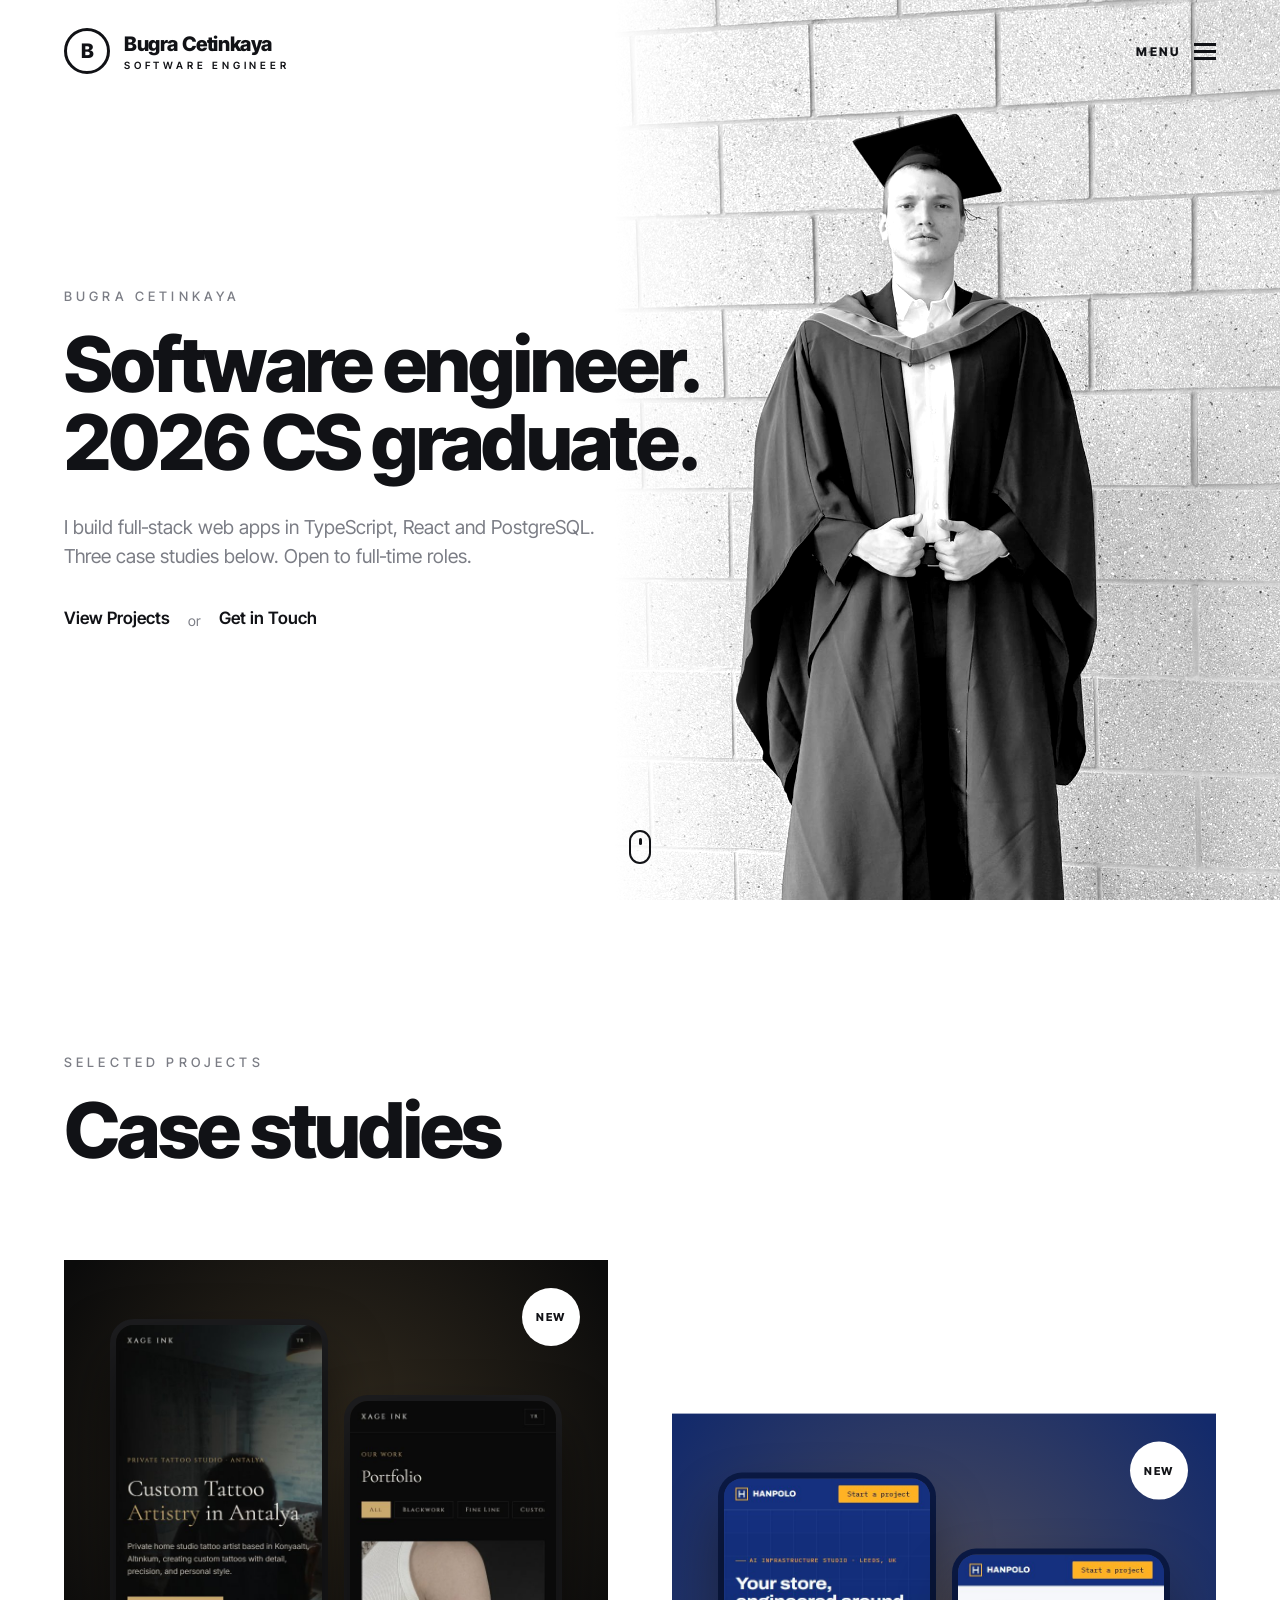
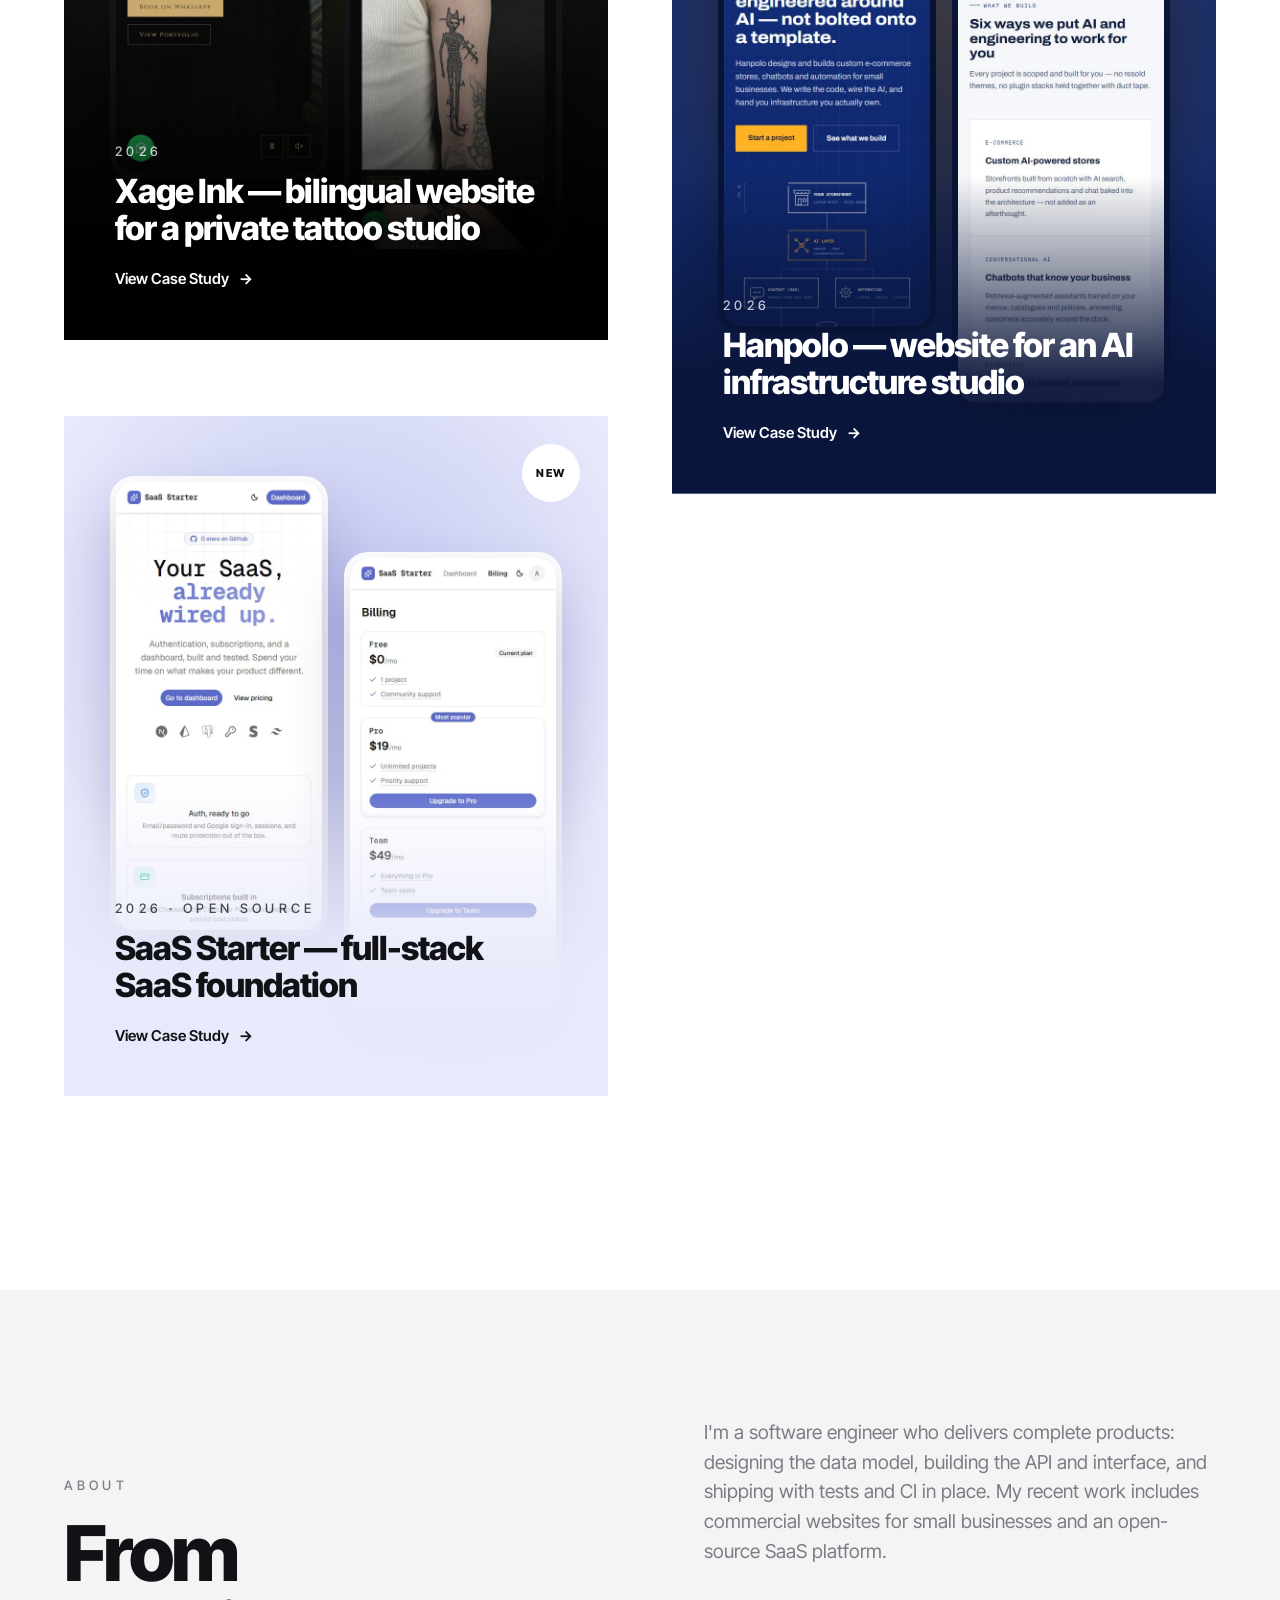
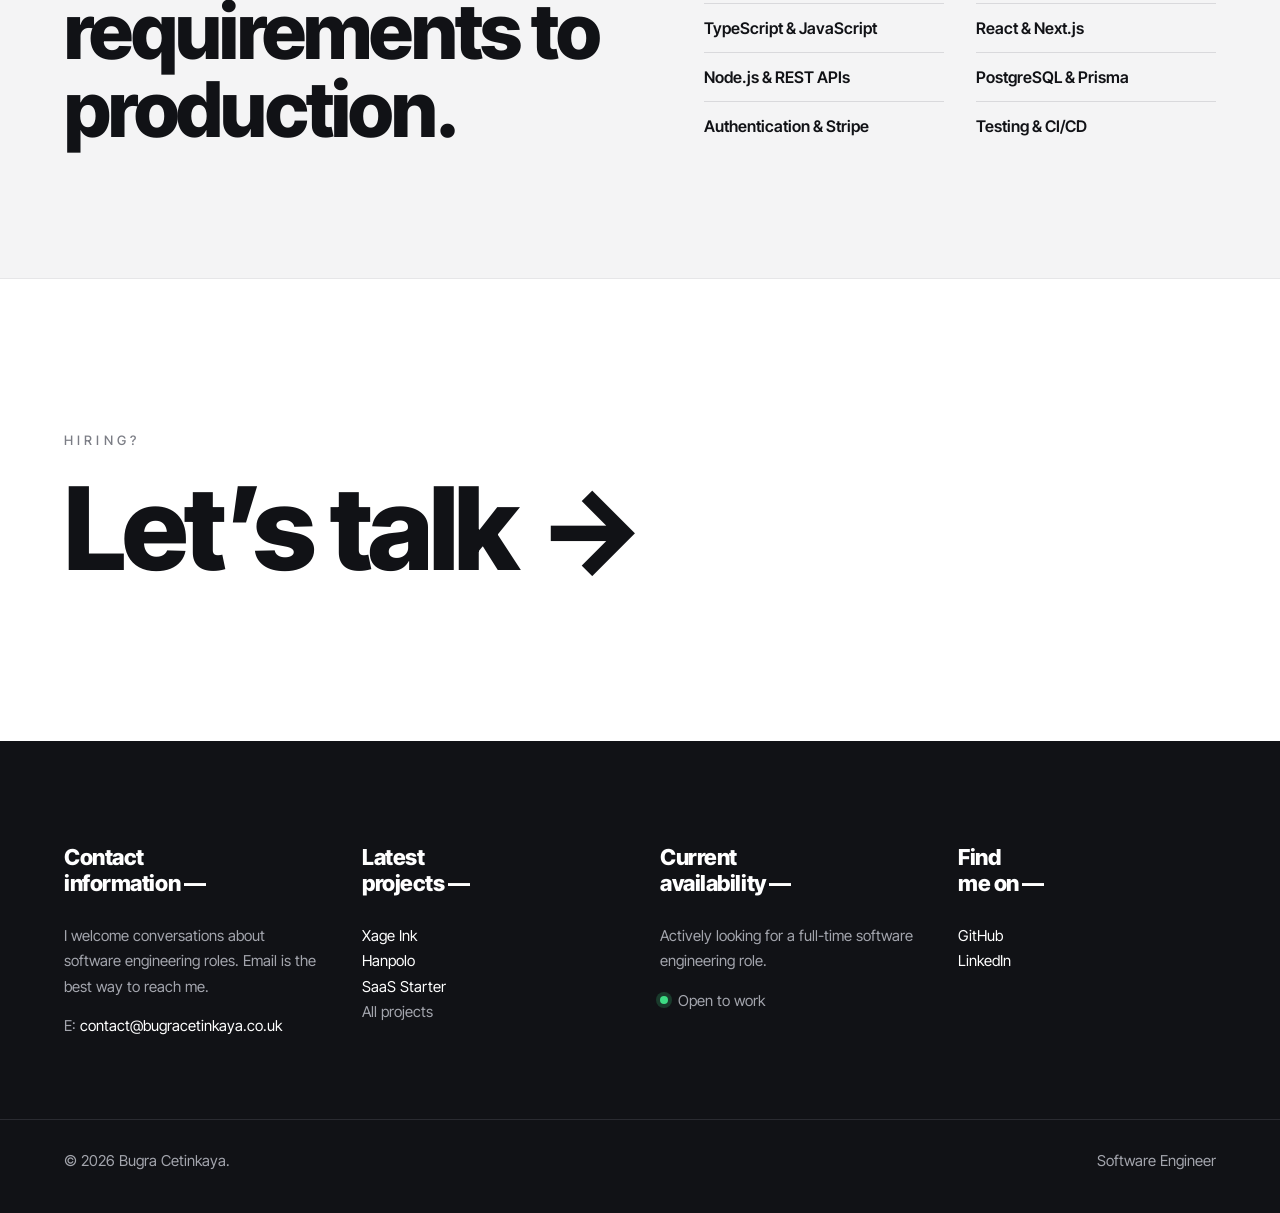
<file: index.html>
<!DOCTYPE html>
<html lang="en">
<head>
  <meta charset="UTF-8">
  <meta name="viewport" content="width=device-width, initial-scale=1">
  <title>Bugra Cetinkaya | Software Engineer</title>
  <meta name="description" content="Bugra Cetinkaya, software engineer. Full-stack web applications built with TypeScript, React, Next.js and PostgreSQL.">
  <link rel="preconnect" href="https://fonts.googleapis.com">
  <link rel="preconnect" href="https://fonts.gstatic.com" crossorigin>
  <link href="https://fonts.googleapis.com/css2?family=Inter+Tight:wght@400;500;600;800&display=swap" rel="stylesheet">
  <link rel="stylesheet" href="css/style.css">
</head>
<body class="is-loading">

  <!-- Loader -->
  <div class="loader" aria-hidden="true">
    <div class="loader__inner">
      <span class="eyebrow">Welcome</span>
      <span class="loader__text">Wait a bit</span>
    </div>
  </div>

  <!-- Header -->
  <header class="site-header">
    <a href="#top" class="logo">
      <span class="logo__mark">B</span>
      <span class="logo__text">
        <strong>Bugra Cetinkaya</strong>
        <small>Software Engineer</small>
      </span>
    </a>
    <button class="menu-toggle" aria-expanded="false" aria-controls="menu">
      <span class="menu-toggle__label">Menu</span>
      <span class="menu-toggle__bars"><i></i><i></i><i></i></span>
    </button>
  </header>

  <!-- Fullscreen menu -->
  <nav class="menu" id="menu" aria-hidden="true">
    <ul class="menu__list">
      <li><a href="#top"><span>01</span>Home</a></li>
      <li><a href="#work"><span>02</span>Case studies</a></li>
      <li><a href="#about"><span>03</span>About</a></li>
      <li><a href="#contact"><span>04</span>Contact</a></li>
    </ul>
    <p class="menu__foot small">© <span class="year"></span> Bugra Cetinkaya · Software Engineer</p>
  </nav>

  <main id="top">

    <!-- Hero -->
    <section class="hero">
      <div class="hero__portrait">
        <img src="assets/portrait.jpg" alt="Portrait of Bugra Cetinkaya">
      </div>
      <div class="wrapper hero__copy">
        <p class="eyebrow reveal">Bugra Cetinkaya</p>
        <h1 class="display reveal">Software engineer. 2026 CS graduate.</h1>
        <p class="lead reveal">
          I build full&#8209;stack web apps in TypeScript, React and PostgreSQL.
          Three case studies below. Open to full&#8209;time roles.
        </p>
        <nav class="hero__links reveal">
          <a href="#work" class="link-u">View Projects</a>
          <span>or</span>
          <a href="#contact" class="link-u">Get in Touch</a>
        </nav>
      </div>
      <a href="#work" class="scroll-mouse" aria-label="Scroll to projects"><span></span></a>
    </section>

    <!-- Case studies -->
    <section class="projects" id="work">
      <div class="wrapper">
        <div class="section-head reveal">
          <p class="eyebrow">Selected projects</p>
          <h2 class="display">Case studies</h2>
        </div>

        <div class="grid">
          <a href="projects/xage-ink.html" class="tile tile--tall tile--featured reveal" style="--bg:#0b0b0b" data-theme="dark">
            <i class="badge">new</i>
            <div class="tile__art tile__art--phones">
              <img src="assets/projects/xage-ink/mob-hero.jpg" alt="Xage Ink homepage on mobile" loading="lazy">
              <img src="assets/projects/xage-ink/mob-portfolio.jpg" alt="Xage Ink portfolio on mobile" loading="lazy">
            </div>
            <div class="tile__copy">
              <span class="eyebrow">2026</span>
              <h3>Xage Ink — bilingual website for a private tattoo studio</h3>
              <span class="more">View Case Study <b>→</b></span>
            </div>
          </a>

          <a href="projects/hanpolo.html" class="tile tile--tall tile--featured tile--navy reveal" style="--bg:#132a6b" data-theme="dark">
            <i class="badge">new</i>
            <div class="tile__art tile__art--phones">
              <img src="assets/projects/hanpolo/mob-hero.jpg" alt="Hanpolo homepage on mobile" loading="lazy">
              <img src="assets/projects/hanpolo/mob-services.jpg" alt="Hanpolo services on mobile" loading="lazy">
            </div>
            <div class="tile__copy">
              <span class="eyebrow">2026</span>
              <h3>Hanpolo — website for an AI infrastructure studio</h3>
              <span class="more">View Case Study <b>→</b></span>
            </div>
          </a>

          <a href="projects/saas-starter.html" class="tile tile--tall tile--featured tile--indigo reveal" style="--bg:#e8eafb" data-theme="light">
            <i class="badge">new</i>
            <div class="tile__art tile__art--phones">
              <img src="assets/projects/saas-starter/mob-landing.jpg" alt="SaaS Starter landing page on mobile" loading="lazy">
              <img src="assets/projects/saas-starter/mob-billing.jpg" alt="SaaS Starter billing page on mobile" loading="lazy">
            </div>
            <div class="tile__copy">
              <span class="eyebrow">2026 · Open source</span>
              <h3>SaaS Starter — full-stack SaaS foundation</h3>
              <span class="more">View Case Study <b>→</b></span>
            </div>
          </a>
        </div>
      </div>
    </section>

    <!-- About -->
    <section class="about" id="about">
      <div class="wrapper about__grid">
        <div class="reveal">
          <p class="eyebrow">About</p>
          <h2 class="display">From requirements to production.</h2>
        </div>
        <div class="about__text reveal">
          <p class="lead">
            I'm a software engineer who delivers complete products: designing the
            data model, building the API and interface, and shipping with tests and
            CI in place. My recent work includes commercial websites for small
            businesses and an open-source SaaS platform.
          </p>
          <ul class="services">
            <li>TypeScript &amp; JavaScript</li>
            <li>React &amp; Next.js</li>
            <li>Node.js &amp; REST APIs</li>
            <li>PostgreSQL &amp; Prisma</li>
            <li>Authentication &amp; Stripe</li>
            <li>Testing &amp; CI/CD</li>
          </ul>
        </div>
      </div>
    </section>

    <!-- CTA -->
    <section class="cta" id="contact">
      <div class="wrapper reveal">
        <p class="eyebrow">Hiring?</p>
        <h2 class="display display--xl">
          <a href="mailto:contact@bugracetinkaya.co.uk" class="cta__link">Let’s <span class="nowrap">talk<span class="arrow">→</span></span></a>
        </h2>
      </div>
    </section>
  </main>

  <!-- Footer -->
  <footer class="site-footer">
    <div class="wrapper footer__grid">
      <div>
        <h4>Contact<br>information —</h4>
        <p>I welcome conversations about software engineering roles. Email is the best way to reach me.</p>
        <p>E: <a href="mailto:contact@bugracetinkaya.co.uk">contact@bugracetinkaya.co.uk</a></p>
      </div>
      <div>
        <h4>Latest<br>projects —</h4>
        <ul>
          <li><a href="projects/xage-ink.html">Xage Ink</a></li>
          <li><a href="projects/hanpolo.html">Hanpolo</a></li>
          <li><a href="projects/saas-starter.html">SaaS Starter</a></li>
          <li><a href="#work" class="muted">All projects</a></li>
        </ul>
      </div>
      <div>
        <h4>Current<br>availability —</h4>
        <p>Actively looking for a full-time software engineering role.</p>
        <p class="status"><i></i> Open to work</p>
      </div>
      <div>
        <h4>Find<br>me on —</h4>
        <ul>
          <li><a href="https://github.com/cetinkayabugra" target="_blank" rel="noopener">GitHub</a></li>
          <li><a href="https://www.linkedin.com/in/bugra-cetinkaya-888294319/" target="_blank" rel="noopener">LinkedIn</a></li>
        </ul>
      </div>
    </div>
    <div class="wrapper footer__bottom">
      <p class="small">© <span class="year"></span> Bugra Cetinkaya.</p>
      <p class="small">Software Engineer</p>
    </div>
  </footer>

  <script src="js/main.js"></script>
</body>
</html>
</file>
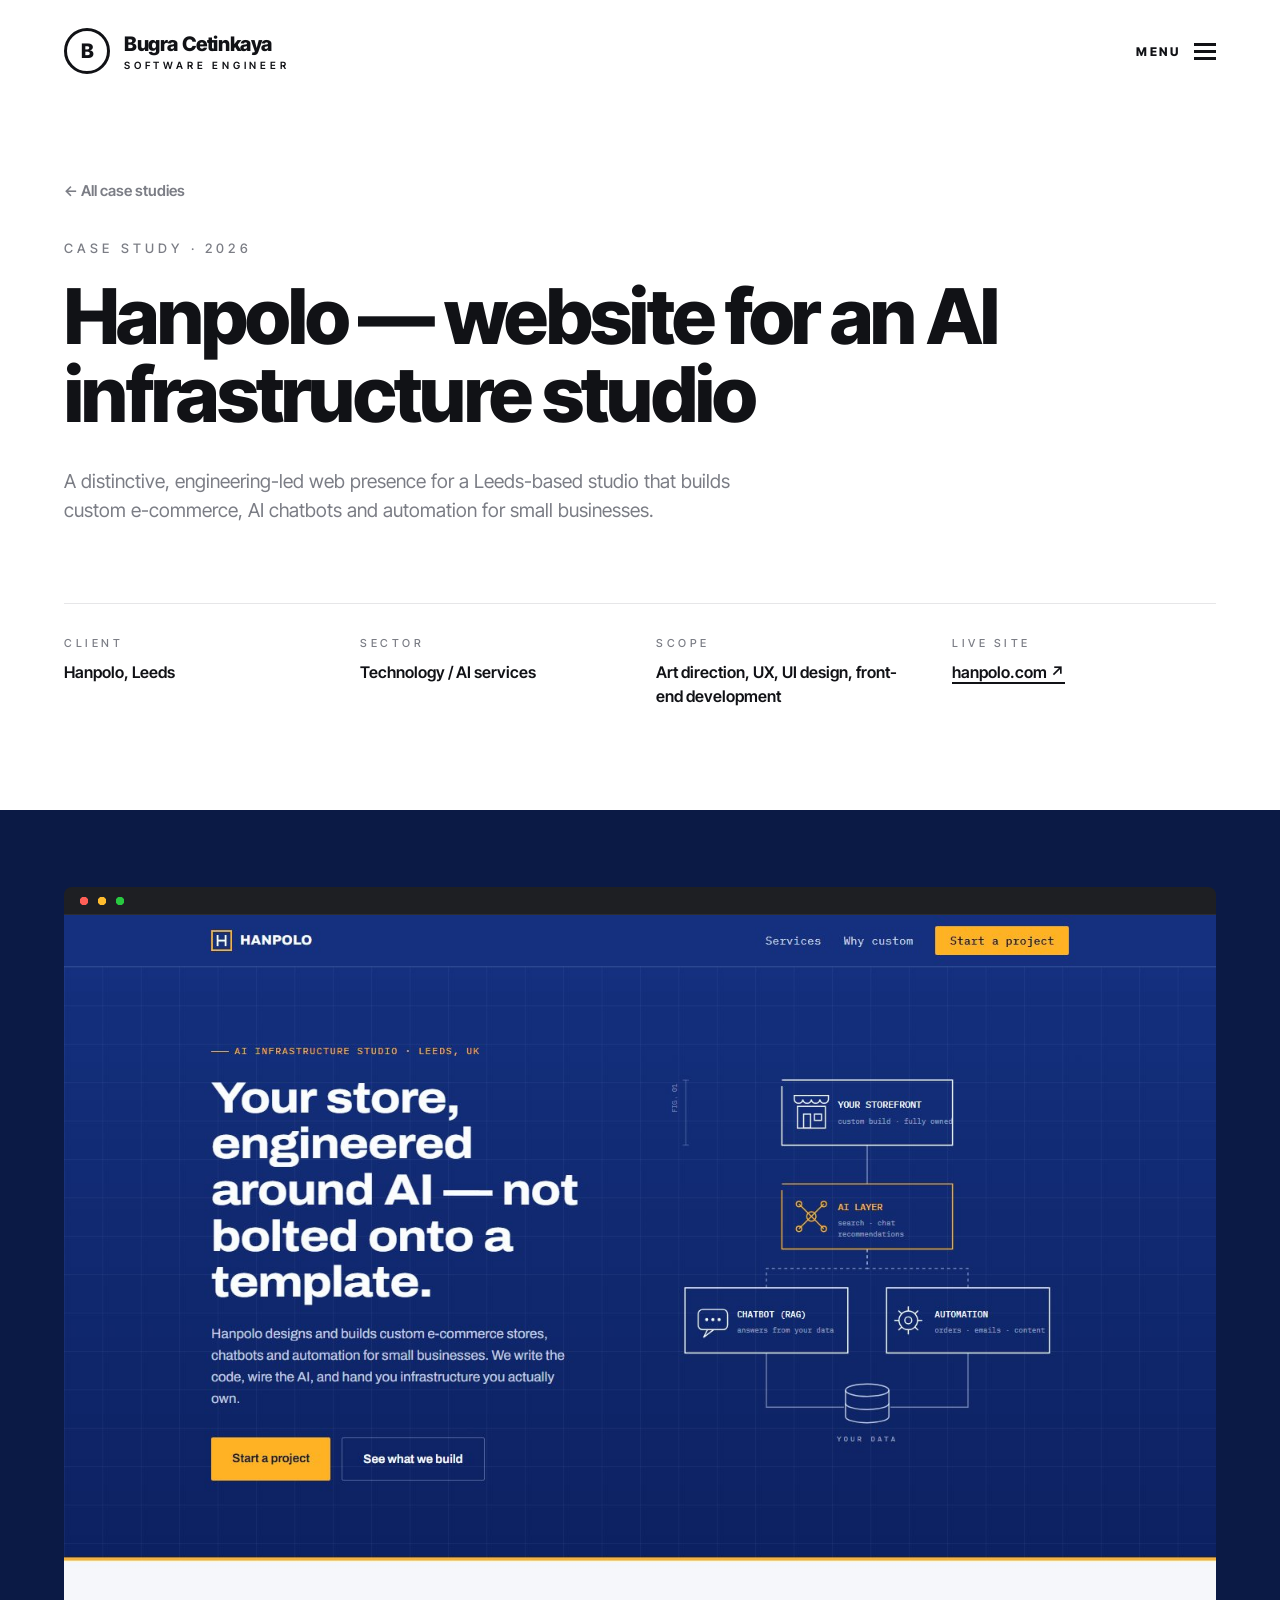
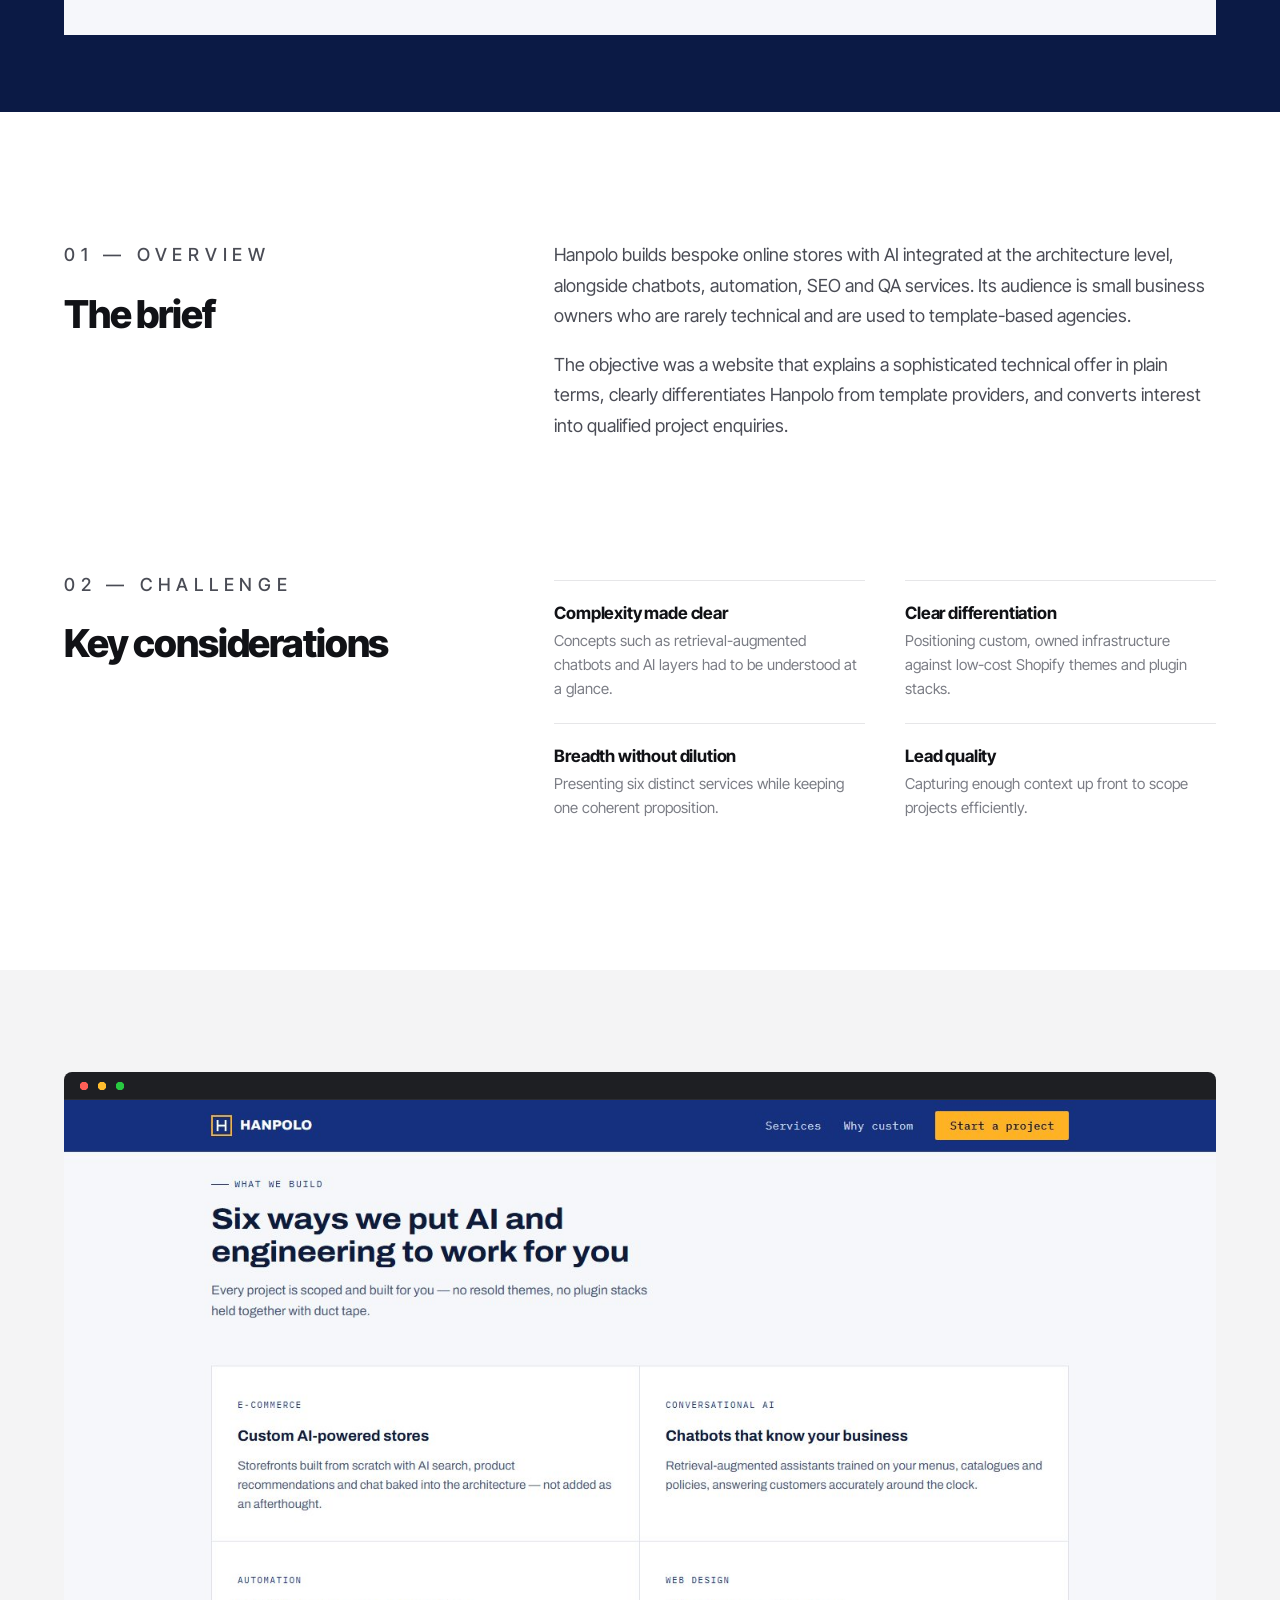
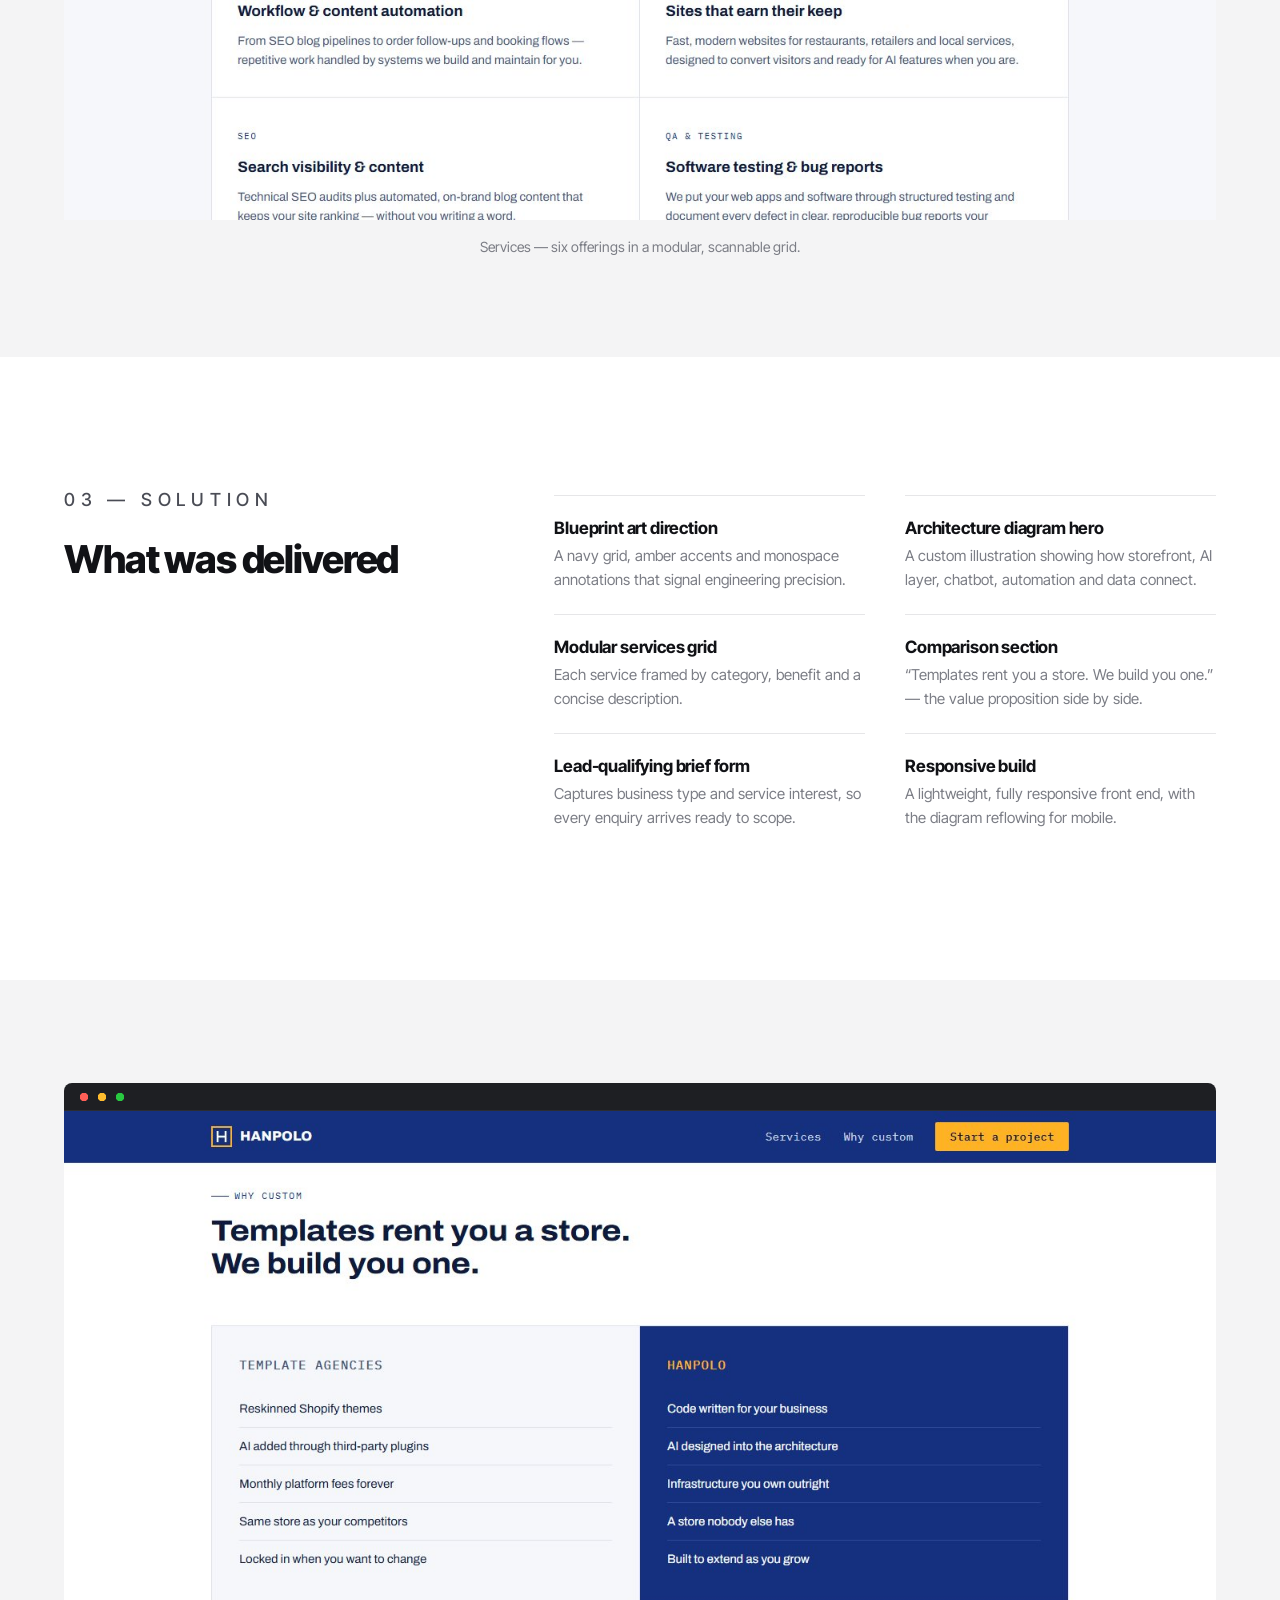
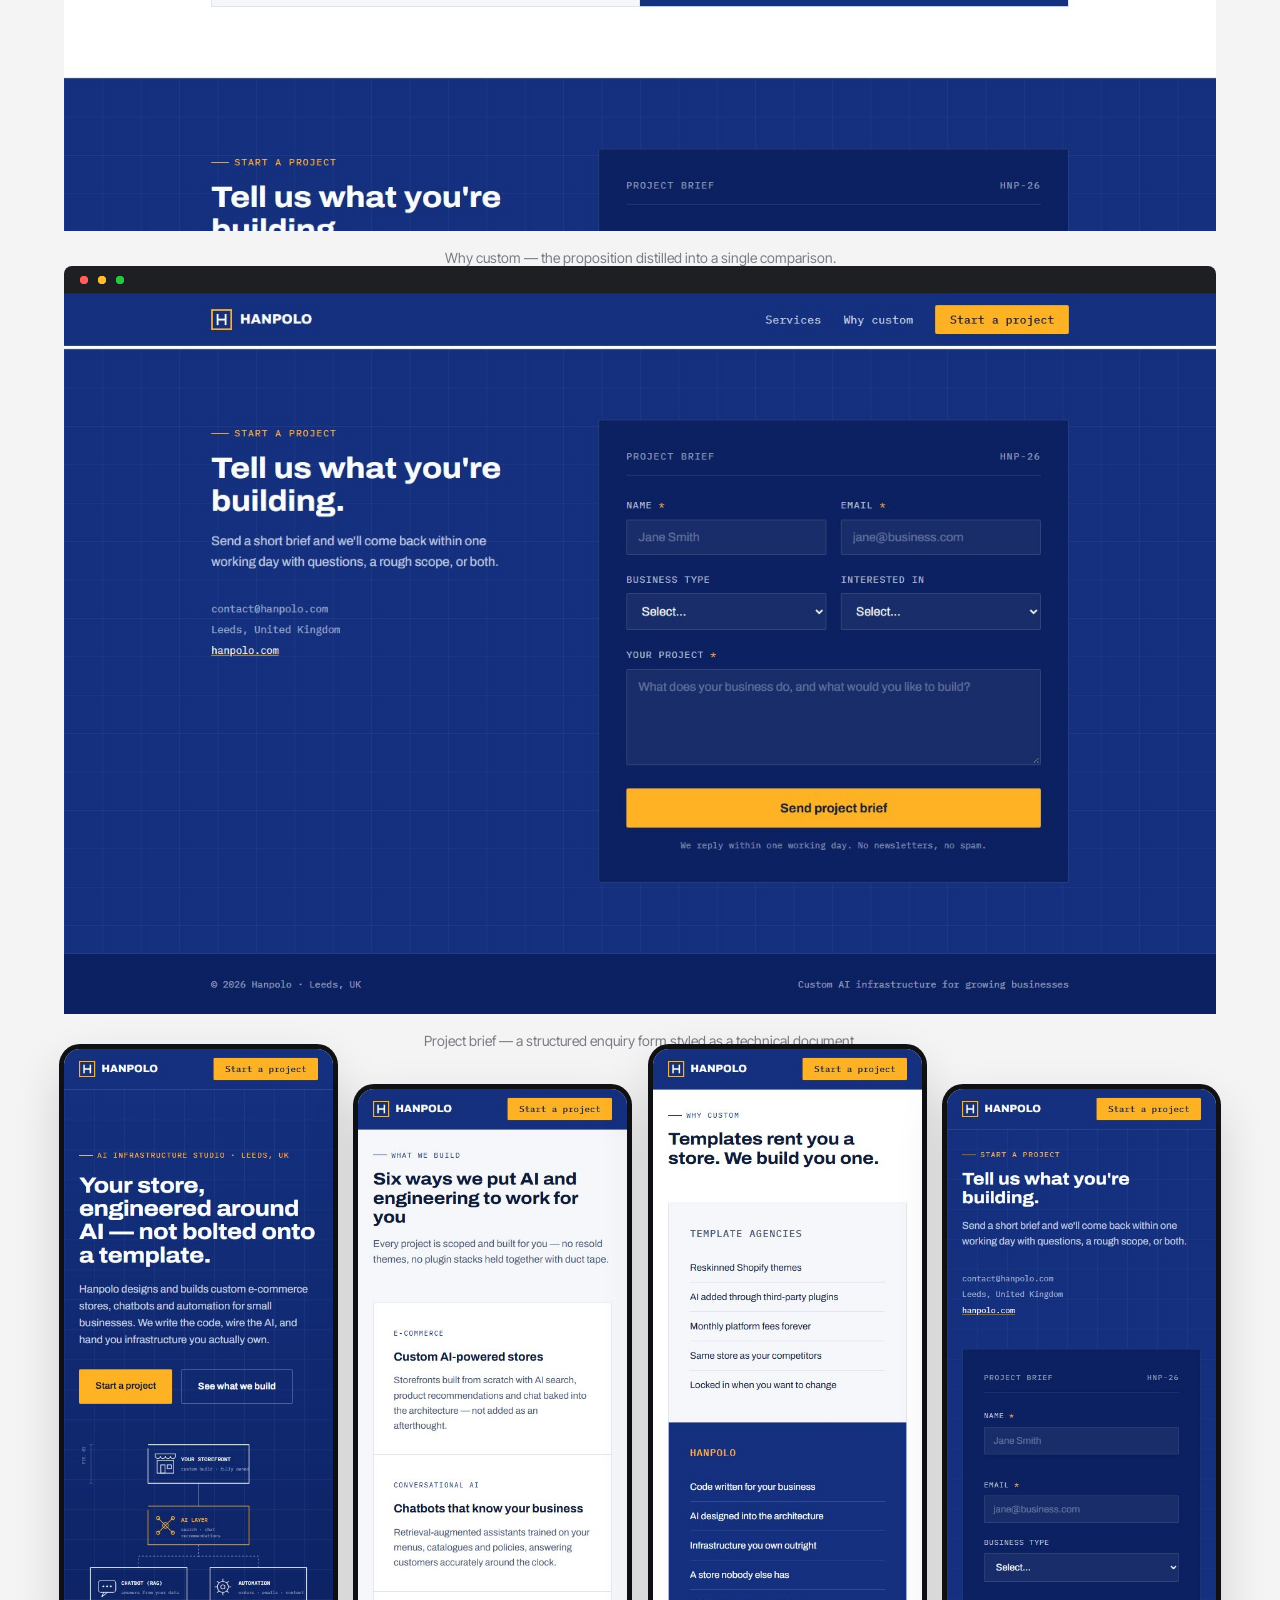
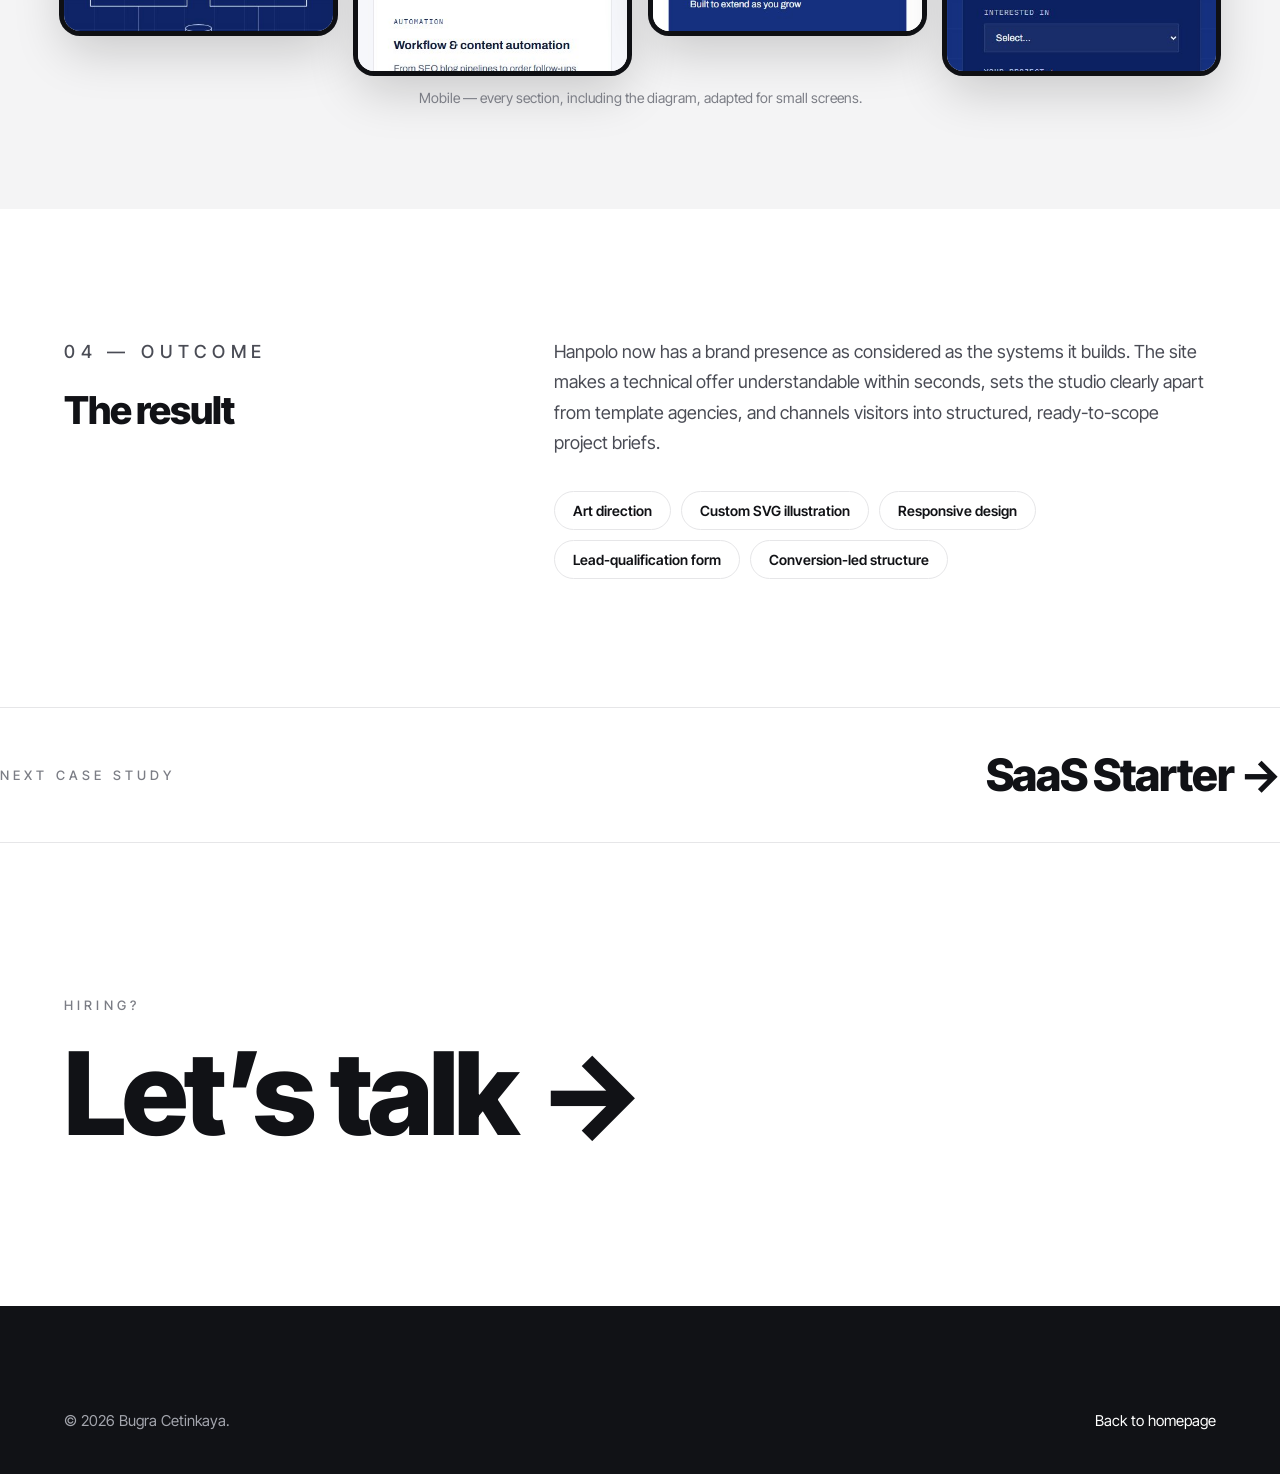
<file: projects/hanpolo.html>
<!DOCTYPE html>
<html lang="en">
<head>
  <meta charset="UTF-8">
  <meta name="viewport" content="width=device-width, initial-scale=1">
  <title>Hanpolo — Case Study | Bugra Cetinkaya, Software Engineer</title>
  <meta name="description" content="Case study: a technical, lead-focused website for Hanpolo, an AI infrastructure studio in Leeds.">
  <link rel="preconnect" href="https://fonts.googleapis.com">
  <link rel="preconnect" href="https://fonts.gstatic.com" crossorigin>
  <link href="https://fonts.googleapis.com/css2?family=Inter+Tight:wght@400;500;600;800&display=swap" rel="stylesheet">
  <link rel="stylesheet" href="../css/style.css">
</head>
<body class="is-loading">

  <div class="loader" aria-hidden="true">
    <div class="loader__inner">
      <span class="eyebrow">Case study</span>
      <span class="loader__text">Hanpolo</span>
    </div>
  </div>

  <header class="site-header">
    <a href="../index.html" class="logo">
      <span class="logo__mark">B</span>
      <span class="logo__text">
        <strong>Bugra Cetinkaya</strong>
        <small>Software Engineer</small>
      </span>
    </a>
    <button class="menu-toggle" aria-expanded="false" aria-controls="menu">
      <span class="menu-toggle__label">Menu</span>
      <span class="menu-toggle__bars"><i></i><i></i><i></i></span>
    </button>
  </header>

  <nav class="menu" id="menu" aria-hidden="true">
    <ul class="menu__list">
      <li><a href="../index.html"><span>01</span>Home</a></li>
      <li><a href="../index.html#work"><span>02</span>Case studies</a></li>
      <li><a href="../index.html#about"><span>03</span>About</a></li>
      <li><a href="../index.html#contact"><span>04</span>Contact</a></li>
    </ul>
    <p class="menu__foot small">© <span class="year"></span> Bugra Cetinkaya · Software Engineer</p>
  </nav>

  <main>
    <!-- Intro -->
    <section class="cs-hero">
      <div class="wrapper">
        <a href="../index.html#work" class="cs-back reveal">← All case studies</a>
        <p class="eyebrow reveal">Case study · 2026</p>
        <h1 class="display reveal">Hanpolo — website for an AI infrastructure studio</h1>
        <p class="lead reveal">
          A distinctive, engineering-led web presence for a Leeds-based studio that builds custom
          e-commerce, AI chatbots and automation for small businesses.
        </p>

        <div class="cs-meta reveal">
          <div><span class="eyebrow">Client</span><p>Hanpolo, Leeds</p></div>
          <div><span class="eyebrow">Sector</span><p>Technology / AI services</p></div>
          <div><span class="eyebrow">Scope</span><p>Art direction, UX, UI design, front-end development</p></div>
          <div><span class="eyebrow">Live site</span><p><a href="https://hanpolo.com" target="_blank" rel="noopener">hanpolo.com ↗</a></p></div>
        </div>
      </div>
    </section>

    <!-- Hero screenshot -->
    <section class="cs-shot" style="background:#0b1a45">
      <div class="cs-frame reveal">
        <img src="../assets/projects/hanpolo/desk-hero.jpg" alt="Hanpolo homepage hero with architecture diagram">
      </div>
    </section>

    <section class="cs-section">
      <div class="wrapper cs-row">
        <div class="reveal">
          <p class="eyebrow">01 — Overview</p>
          <h2>The brief</h2>
        </div>
        <div class="reveal">
          <p>
            Hanpolo builds bespoke online stores with AI integrated at the architecture level, alongside
            chatbots, automation, SEO and QA services. Its audience is small business owners who are
            rarely technical and are used to template-based agencies.
          </p>
          <p>
            The objective was a website that explains a sophisticated technical offer in plain terms,
            clearly differentiates Hanpolo from template providers, and converts interest into
            qualified project enquiries.
          </p>
        </div>
      </div>
    </section>

    <section class="cs-section">
      <div class="wrapper cs-row">
        <div class="reveal">
          <p class="eyebrow">02 — Challenge</p>
          <h2>Key considerations</h2>
        </div>
        <ul class="cs-list reveal">
          <li><strong>Complexity made clear</strong><span>Concepts such as retrieval-augmented chatbots and AI layers had to be understood at a glance.</span></li>
          <li><strong>Clear differentiation</strong><span>Positioning custom, owned infrastructure against low-cost Shopify themes and plugin stacks.</span></li>
          <li><strong>Breadth without dilution</strong><span>Presenting six distinct services while keeping one coherent proposition.</span></li>
          <li><strong>Lead quality</strong><span>Capturing enough context up front to scope projects efficiently.</span></li>
        </ul>
      </div>
    </section>

    <section class="cs-gallery">
      <div class="wrapper">
        <figure class="reveal" style="margin:0">
          <div class="cs-frame"><img src="../assets/projects/hanpolo/desk-services.jpg" alt="Six-service grid"></div>
          <figcaption class="cs-caption">Services — six offerings in a modular, scannable grid.</figcaption>
        </figure>
      </div>
    </section>

    <section class="cs-section">
      <div class="wrapper cs-row">
        <div class="reveal">
          <p class="eyebrow">03 — Solution</p>
          <h2>What was delivered</h2>
        </div>
        <ul class="cs-list reveal">
          <li><strong>Blueprint art direction</strong><span>A navy grid, amber accents and monospace annotations that signal engineering precision.</span></li>
          <li><strong>Architecture diagram hero</strong><span>A custom illustration showing how storefront, AI layer, chatbot, automation and data connect.</span></li>
          <li><strong>Modular services grid</strong><span>Each service framed by category, benefit and a concise description.</span></li>
          <li><strong>Comparison section</strong><span>“Templates rent you a store. We build you one.” — the value proposition side by side.</span></li>
          <li><strong>Lead-qualifying brief form</strong><span>Captures business type and service interest, so every enquiry arrives ready to scope.</span></li>
          <li><strong>Responsive build</strong><span>A lightweight, fully responsive front end, with the diagram reflowing for mobile.</span></li>
        </ul>
      </div>
    </section>

    <section class="cs-gallery">
      <div class="wrapper">
        <figure class="reveal" style="margin:0">
          <div class="cs-frame"><img src="../assets/projects/hanpolo/desk-difference.jpg" alt="Template agencies versus Hanpolo comparison"></div>
          <figcaption class="cs-caption">Why custom — the proposition distilled into a single comparison.</figcaption>
        </figure>
        <figure class="reveal" style="margin:0">
          <div class="cs-frame"><img src="../assets/projects/hanpolo/desk-contact.jpg" alt="Project brief contact form"></div>
          <figcaption class="cs-caption">Project brief — a structured enquiry form styled as a technical document.</figcaption>
        </figure>
        <figure class="reveal" style="margin:0">
          <div class="cs-phones" style="grid-template-columns:repeat(4,1fr)">
            <img src="../assets/projects/hanpolo/mob-hero.jpg" alt="Mobile — hero">
            <img src="../assets/projects/hanpolo/mob-services.jpg" alt="Mobile — services">
            <img src="../assets/projects/hanpolo/mob-difference.jpg" alt="Mobile — comparison">
            <img src="../assets/projects/hanpolo/mob-contact.jpg" alt="Mobile — contact">
          </div>
          <figcaption class="cs-caption">Mobile — every section, including the diagram, adapted for small screens.</figcaption>
        </figure>
      </div>
    </section>

    <section class="cs-section">
      <div class="wrapper cs-row">
        <div class="reveal">
          <p class="eyebrow">04 — Outcome</p>
          <h2>The result</h2>
        </div>
        <div class="reveal">
          <p>
            Hanpolo now has a brand presence as considered as the systems it builds. The site makes a
            technical offer understandable within seconds, sets the studio clearly apart from template
            agencies, and channels visitors into structured, ready-to-scope project briefs.
          </p>
          <ul class="cs-stack" style="margin-top:32px">
            <li>Art direction</li>
            <li>Custom SVG illustration</li>
            <li>Responsive design</li>
            <li>Lead-qualification form</li>
            <li>Conversion-led structure</li>
          </ul>
        </div>
      </div>
    </section>

    <section>
      <div class="wrapper cs-nextproj reveal">
        <span class="eyebrow" style="margin:0">Next case study</span>
        <a href="saas-starter.html">SaaS Starter <b>→</b></a>
      </div>
    </section>

    <!-- Next -->
    <section class="cs-next" id="contact">
      <div class="wrapper reveal">
        <p class="eyebrow">Hiring?</p>
        <h2 class="display display--xl">
          <a href="mailto:contact@bugracetinkaya.co.uk" class="cta__link">Let’s <span class="nowrap">talk<span class="arrow">→</span></span></a>
        </h2>
      </div>
    </section>
  </main>

  <footer class="site-footer">
    <div class="wrapper footer__bottom" style="margin-top:0;border-top:0;padding-top:0">
      <p class="small">© <span class="year"></span> Bugra Cetinkaya.</p>
      <p class="small"><a href="../index.html">Back to homepage</a></p>
    </div>
  </footer>

  <script src="../js/main.js"></script>
</body>
</html>
</file>
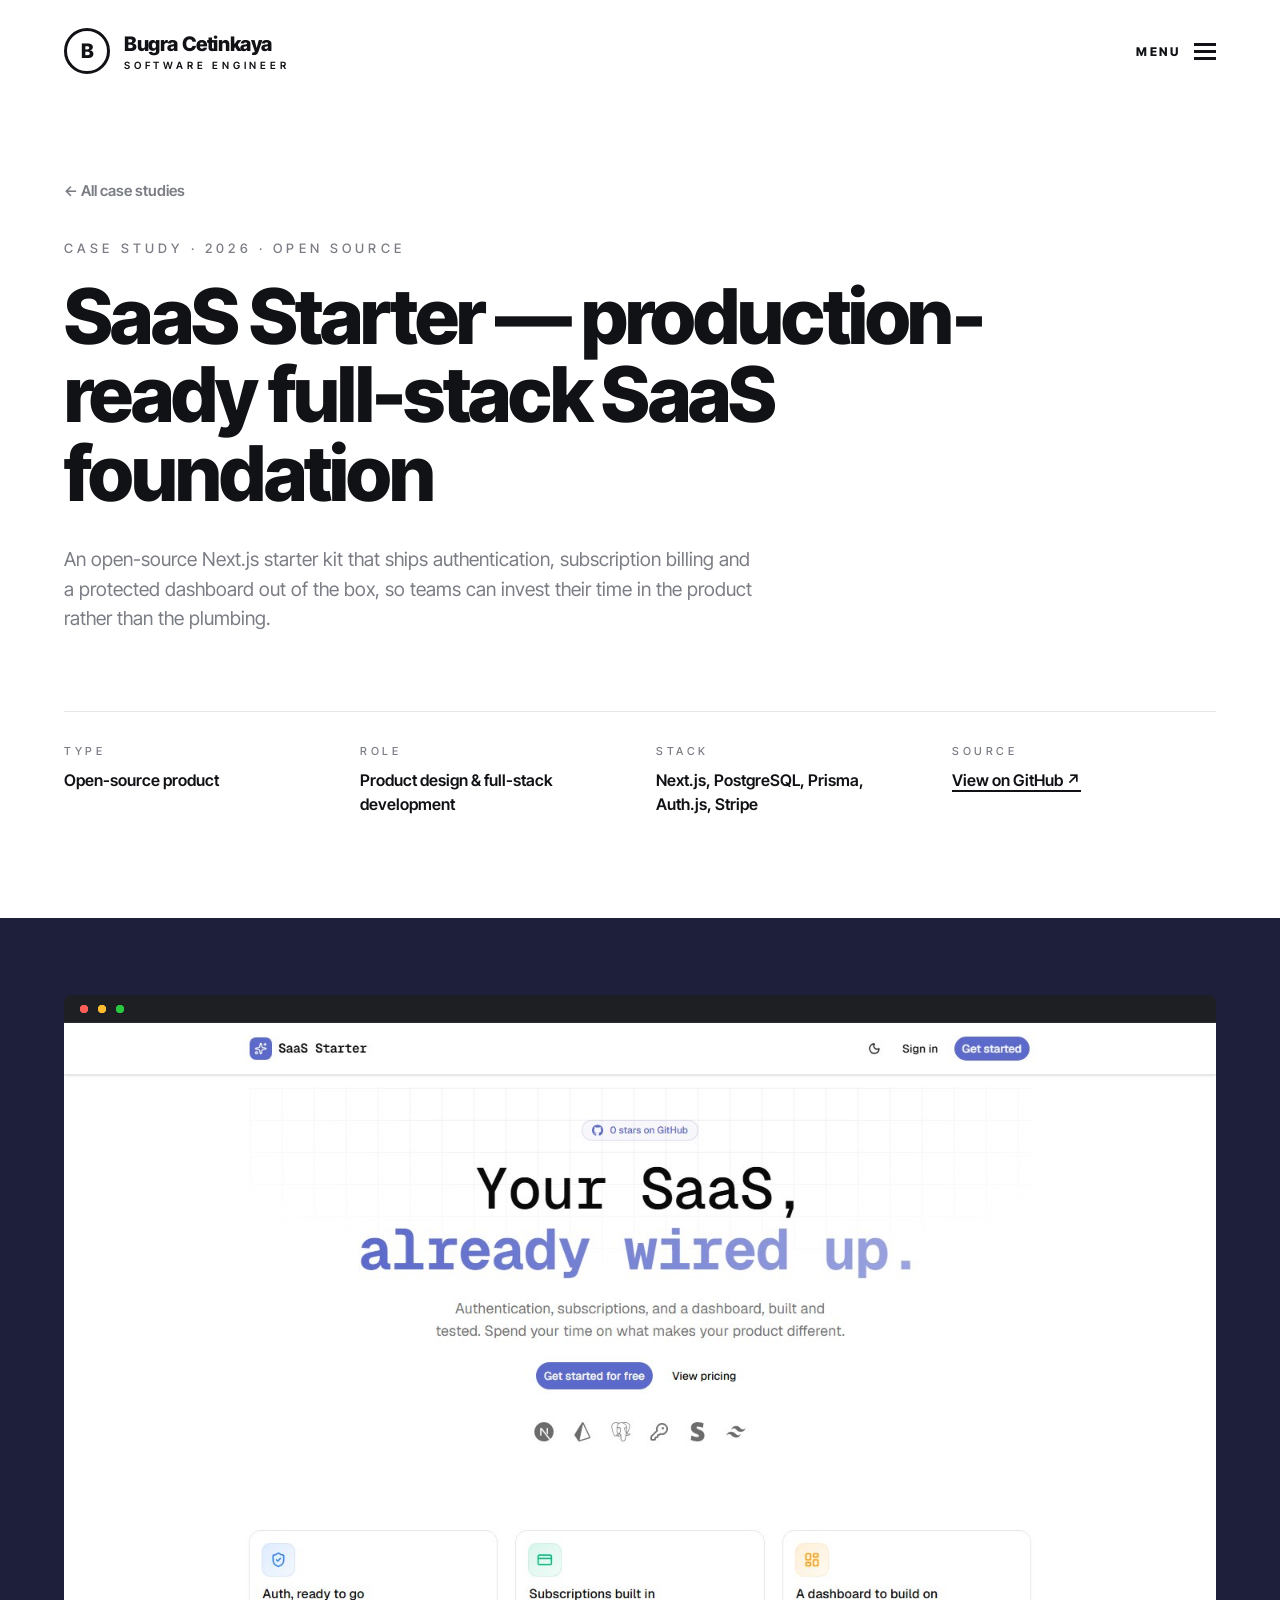
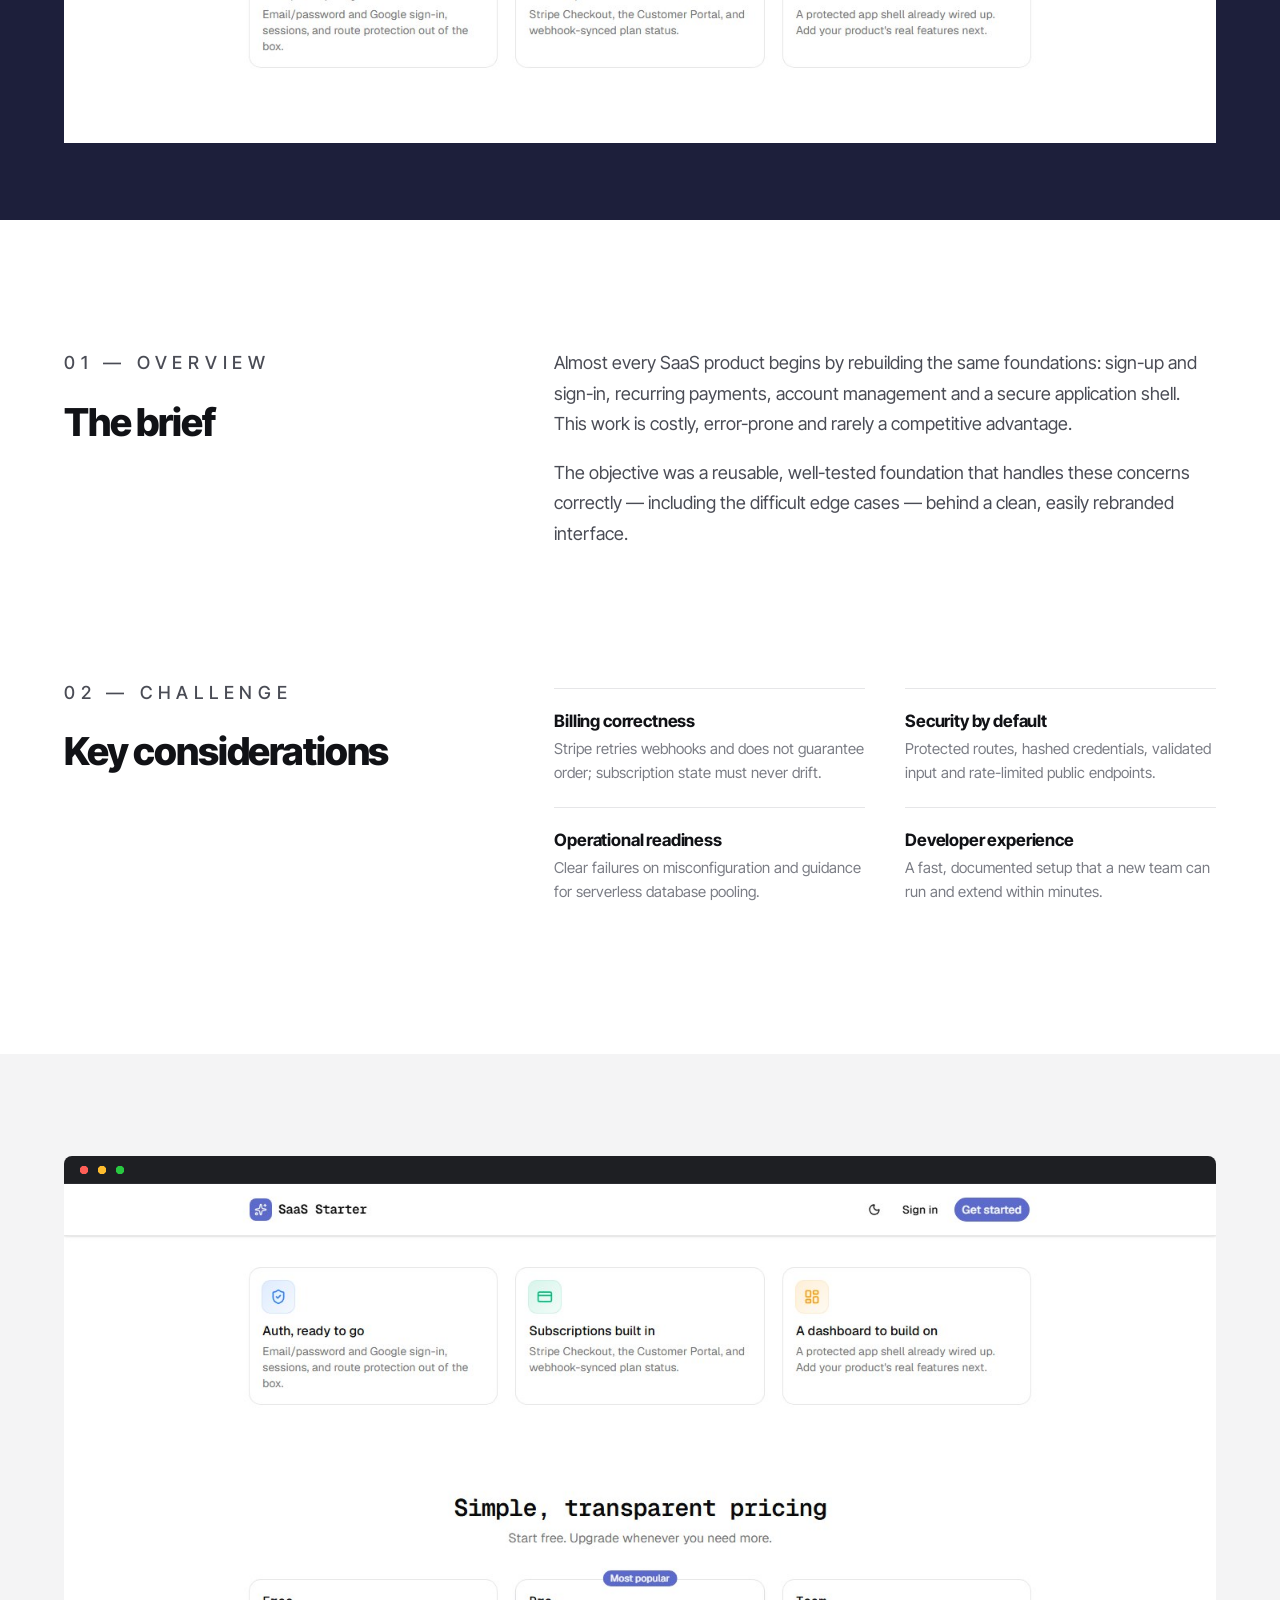
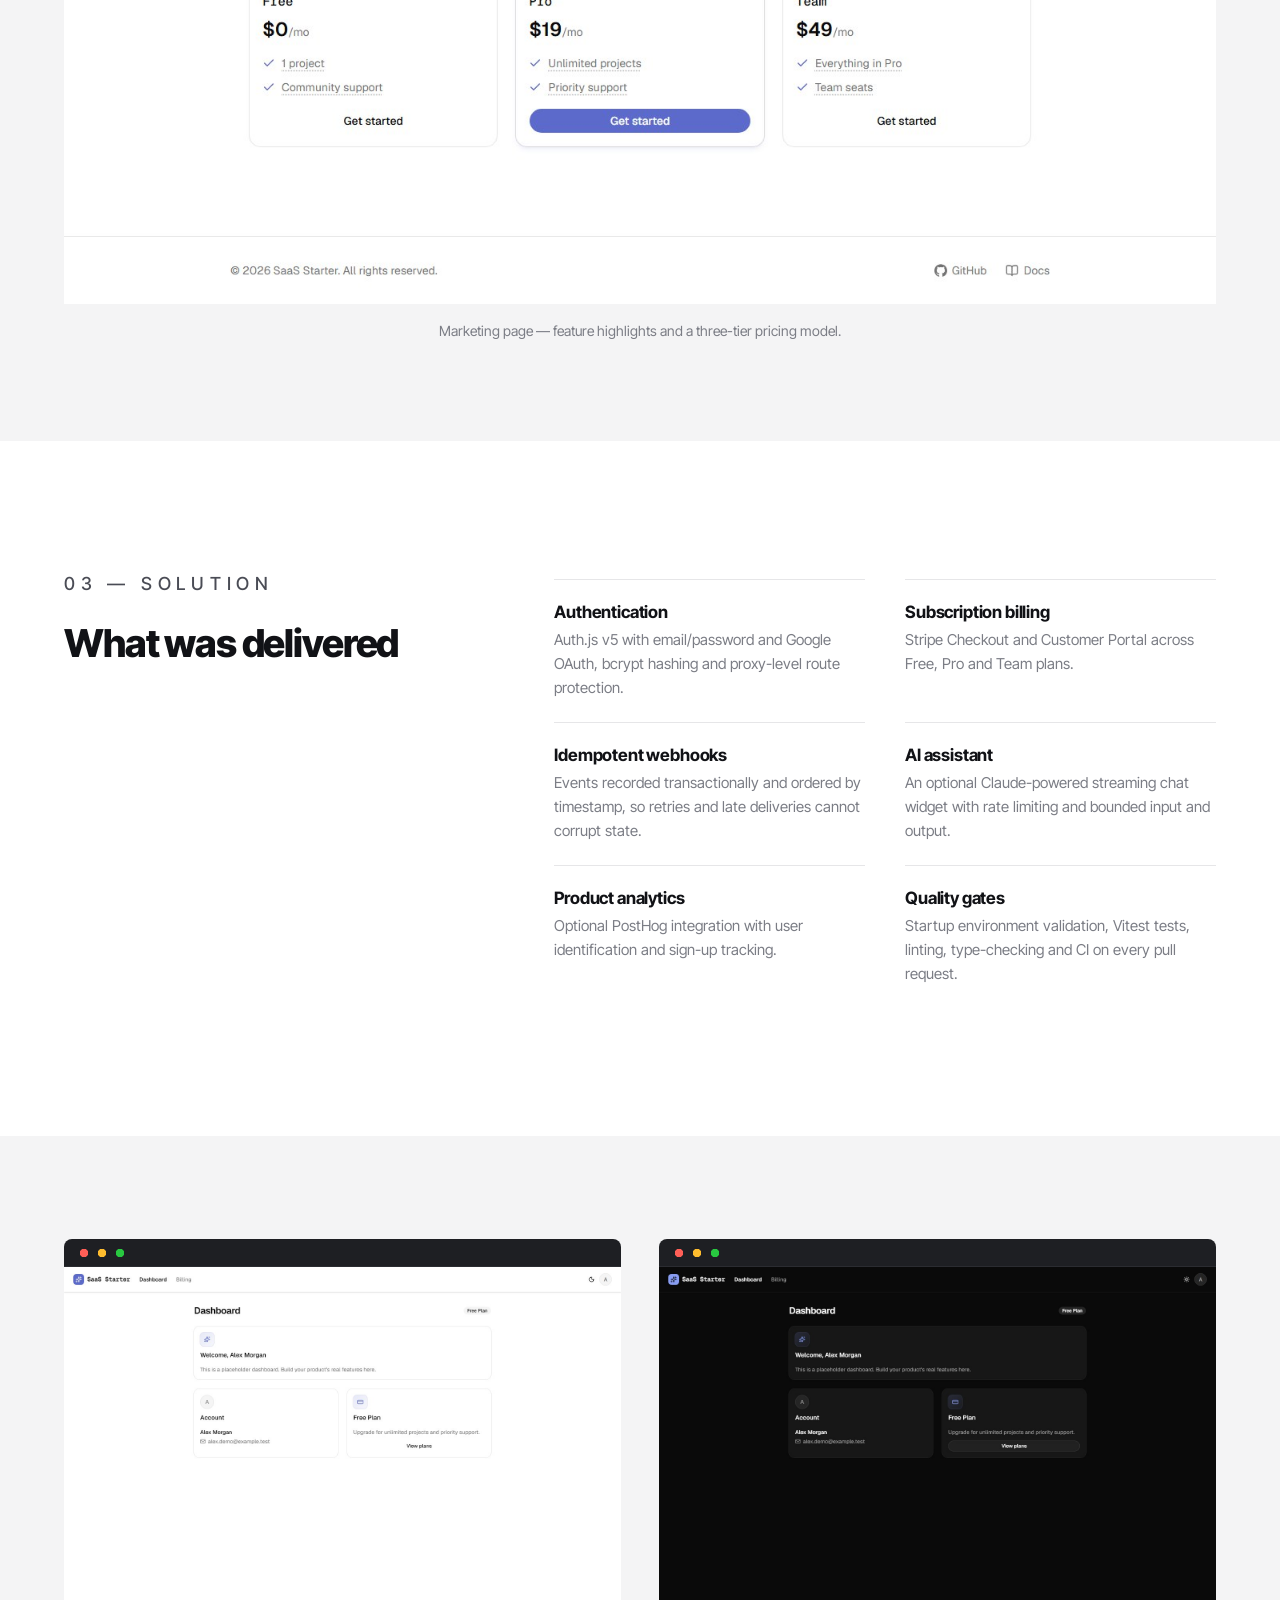
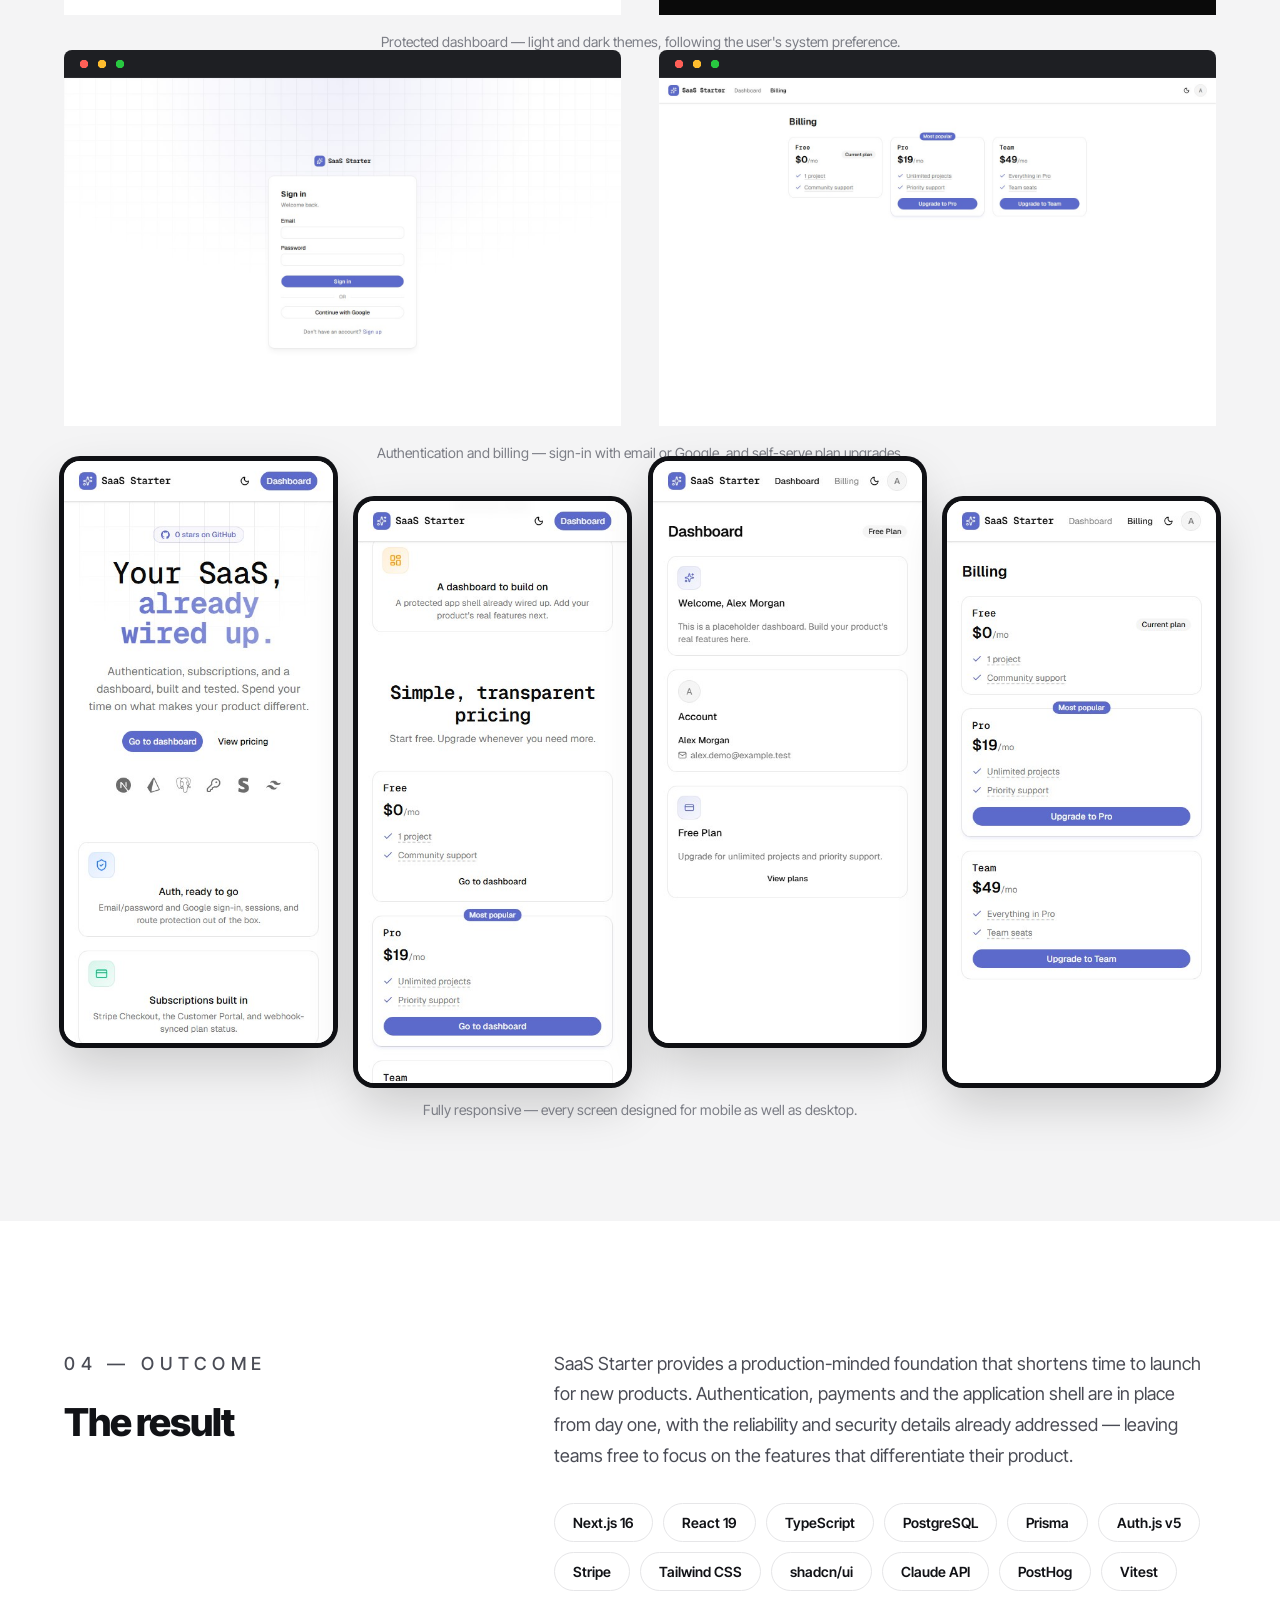
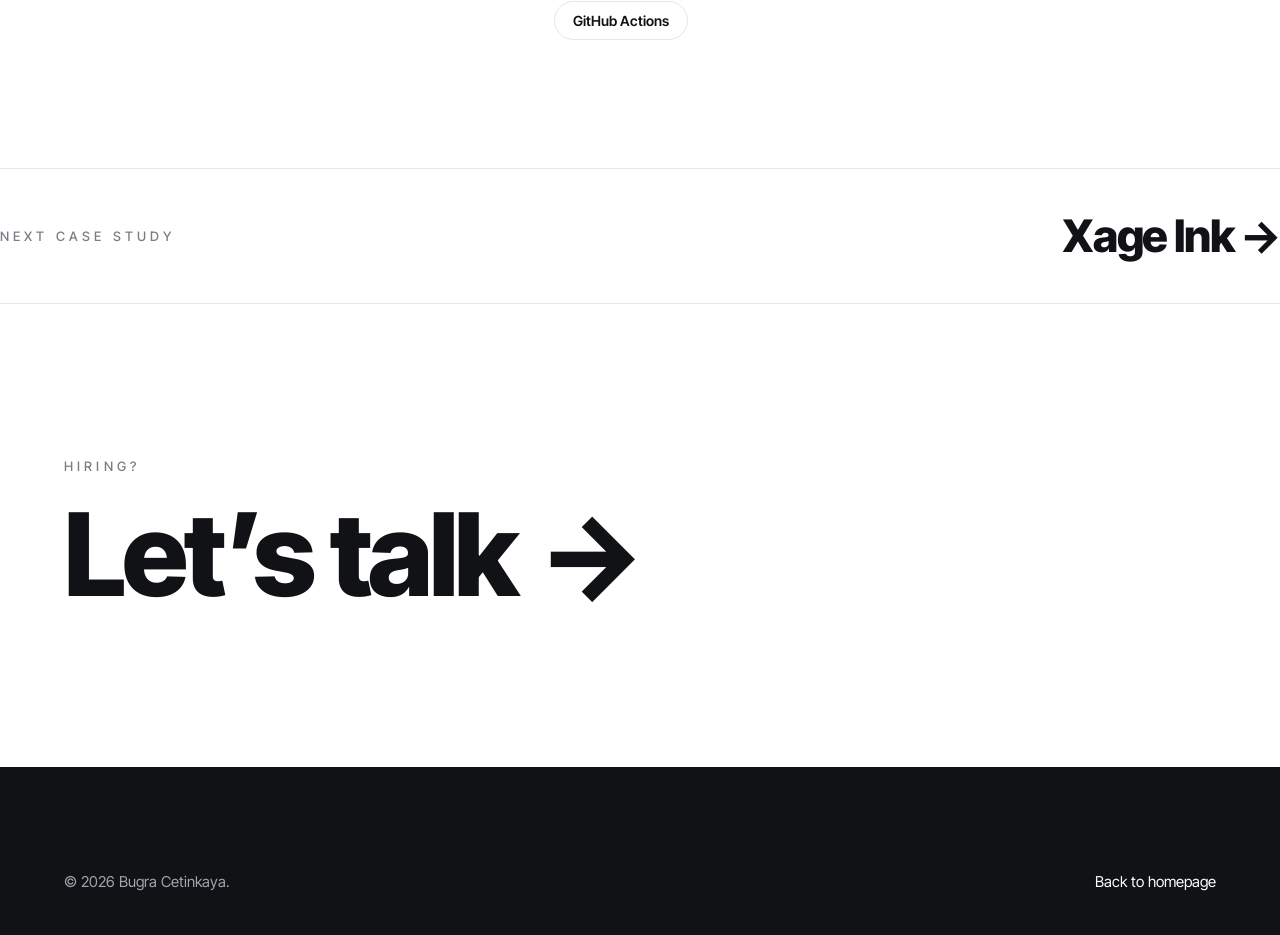
<file: projects/saas-starter.html>
<!DOCTYPE html>
<html lang="en">
<head>
  <meta charset="UTF-8">
  <meta name="viewport" content="width=device-width, initial-scale=1">
  <title>SaaS Starter — Case Study | Bugra Cetinkaya, Software Engineer</title>
  <meta name="description" content="Case study: SaaS Starter, an open-source Next.js foundation with authentication, Stripe billing and a protected dashboard.">
  <link rel="preconnect" href="https://fonts.googleapis.com">
  <link rel="preconnect" href="https://fonts.gstatic.com" crossorigin>
  <link href="https://fonts.googleapis.com/css2?family=Inter+Tight:wght@400;500;600;800&display=swap" rel="stylesheet">
  <link rel="stylesheet" href="../css/style.css">
</head>
<body class="is-loading">

  <div class="loader" aria-hidden="true">
    <div class="loader__inner">
      <span class="eyebrow">Case study</span>
      <span class="loader__text">SaaS Starter</span>
    </div>
  </div>

  <header class="site-header">
    <a href="../index.html" class="logo">
      <span class="logo__mark">B</span>
      <span class="logo__text">
        <strong>Bugra Cetinkaya</strong>
        <small>Software Engineer</small>
      </span>
    </a>
    <button class="menu-toggle" aria-expanded="false" aria-controls="menu">
      <span class="menu-toggle__label">Menu</span>
      <span class="menu-toggle__bars"><i></i><i></i><i></i></span>
    </button>
  </header>

  <nav class="menu" id="menu" aria-hidden="true">
    <ul class="menu__list">
      <li><a href="../index.html"><span>01</span>Home</a></li>
      <li><a href="../index.html#work"><span>02</span>Case studies</a></li>
      <li><a href="../index.html#about"><span>03</span>About</a></li>
      <li><a href="../index.html#contact"><span>04</span>Contact</a></li>
    </ul>
    <p class="menu__foot small">© <span class="year"></span> Bugra Cetinkaya · Software Engineer</p>
  </nav>

  <main>
    <!-- Intro -->
    <section class="cs-hero">
      <div class="wrapper">
        <a href="../index.html#work" class="cs-back reveal">← All case studies</a>
        <p class="eyebrow reveal">Case study · 2026 · Open source</p>
        <h1 class="display reveal">SaaS Starter — production-ready full-stack SaaS foundation</h1>
        <p class="lead reveal">
          An open-source Next.js starter kit that ships authentication, subscription billing and a
          protected dashboard out of the box, so teams can invest their time in the product rather
          than the plumbing.
        </p>

        <div class="cs-meta reveal">
          <div><span class="eyebrow">Type</span><p>Open-source product</p></div>
          <div><span class="eyebrow">Role</span><p>Product design &amp; full-stack development</p></div>
          <div><span class="eyebrow">Stack</span><p>Next.js, PostgreSQL, Prisma, Auth.js, Stripe</p></div>
          <div><span class="eyebrow">Source</span><p><a href="https://github.com/cetinkayabugra/SaaS-Starter-Template" target="_blank" rel="noopener">View on GitHub ↗</a></p></div>
        </div>
      </div>
    </section>

    <!-- Hero screenshot -->
    <section class="cs-shot" style="background:#1d1f3b">
      <div class="cs-frame reveal">
        <img src="../assets/projects/saas-starter/desk-landing.jpg" alt="SaaS Starter landing page">
      </div>
    </section>

    <section class="cs-section">
      <div class="wrapper cs-row">
        <div class="reveal">
          <p class="eyebrow">01 — Overview</p>
          <h2>The brief</h2>
        </div>
        <div class="reveal">
          <p>
            Almost every SaaS product begins by rebuilding the same foundations: sign-up and sign-in,
            recurring payments, account management and a secure application shell. This work is
            costly, error-prone and rarely a competitive advantage.
          </p>
          <p>
            The objective was a reusable, well-tested foundation that handles these concerns correctly
            — including the difficult edge cases — behind a clean, easily rebranded interface.
          </p>
        </div>
      </div>
    </section>

    <section class="cs-section">
      <div class="wrapper cs-row">
        <div class="reveal">
          <p class="eyebrow">02 — Challenge</p>
          <h2>Key considerations</h2>
        </div>
        <ul class="cs-list reveal">
          <li><strong>Billing correctness</strong><span>Stripe retries webhooks and does not guarantee order; subscription state must never drift.</span></li>
          <li><strong>Security by default</strong><span>Protected routes, hashed credentials, validated input and rate-limited public endpoints.</span></li>
          <li><strong>Operational readiness</strong><span>Clear failures on misconfiguration and guidance for serverless database pooling.</span></li>
          <li><strong>Developer experience</strong><span>A fast, documented setup that a new team can run and extend within minutes.</span></li>
        </ul>
      </div>
    </section>

    <section class="cs-gallery">
      <div class="wrapper">
        <figure class="reveal" style="margin:0">
          <div class="cs-frame"><img src="../assets/projects/saas-starter/desk-landing-1.jpg" alt="Feature highlights and pricing plans"></div>
          <figcaption class="cs-caption">Marketing page — feature highlights and a three-tier pricing model.</figcaption>
        </figure>
      </div>
    </section>

    <section class="cs-section">
      <div class="wrapper cs-row">
        <div class="reveal">
          <p class="eyebrow">03 — Solution</p>
          <h2>What was delivered</h2>
        </div>
        <ul class="cs-list reveal">
          <li><strong>Authentication</strong><span>Auth.js v5 with email/password and Google OAuth, bcrypt hashing and proxy-level route protection.</span></li>
          <li><strong>Subscription billing</strong><span>Stripe Checkout and Customer Portal across Free, Pro and Team plans.</span></li>
          <li><strong>Idempotent webhooks</strong><span>Events recorded transactionally and ordered by timestamp, so retries and late deliveries cannot corrupt state.</span></li>
          <li><strong>AI assistant</strong><span>An optional Claude-powered streaming chat widget with rate limiting and bounded input and output.</span></li>
          <li><strong>Product analytics</strong><span>Optional PostHog integration with user identification and sign-up tracking.</span></li>
          <li><strong>Quality gates</strong><span>Startup environment validation, Vitest tests, linting, type-checking and CI on every pull request.</span></li>
        </ul>
      </div>
    </section>

    <section class="cs-gallery">
      <div class="wrapper">
        <figure class="reveal" style="margin:0">
          <div class="cs-duo">
            <div class="cs-frame"><img src="../assets/projects/saas-starter/desk-dashboard.jpg" alt="Dashboard in light mode"></div>
            <div class="cs-frame"><img src="../assets/projects/saas-starter/desk-dashboard-dark.jpg" alt="Dashboard in dark mode"></div>
          </div>
          <figcaption class="cs-caption">Protected dashboard — light and dark themes, following the user's system preference.</figcaption>
        </figure>
        <figure class="reveal" style="margin:0">
          <div class="cs-duo">
            <div class="cs-frame"><img src="../assets/projects/saas-starter/desk-signin.jpg" alt="Sign-in page"></div>
            <div class="cs-frame"><img src="../assets/projects/saas-starter/desk-billing.jpg" alt="Billing and plan management"></div>
          </div>
          <figcaption class="cs-caption">Authentication and billing — sign-in with email or Google, and self-serve plan upgrades.</figcaption>
        </figure>
        <figure class="reveal" style="margin:0">
          <div class="cs-phones" style="grid-template-columns:repeat(4,1fr)">
            <img src="../assets/projects/saas-starter/mob-landing.jpg" alt="Mobile — landing">
            <img src="../assets/projects/saas-starter/mob-landing-2.jpg" alt="Mobile — features">
            <img src="../assets/projects/saas-starter/mob-dashboard.jpg" alt="Mobile — dashboard">
            <img src="../assets/projects/saas-starter/mob-billing.jpg" alt="Mobile — billing">
          </div>
          <figcaption class="cs-caption">Fully responsive — every screen designed for mobile as well as desktop.</figcaption>
        </figure>
      </div>
    </section>

    <section class="cs-section">
      <div class="wrapper cs-row">
        <div class="reveal">
          <p class="eyebrow">04 — Outcome</p>
          <h2>The result</h2>
        </div>
        <div class="reveal">
          <p>
            SaaS Starter provides a production-minded foundation that shortens time to launch for new
            products. Authentication, payments and the application shell are in place from day one,
            with the reliability and security details already addressed — leaving teams free to focus
            on the features that differentiate their product.
          </p>
          <ul class="cs-stack" style="margin-top:32px">
            <li>Next.js 16</li>
            <li>React 19</li>
            <li>TypeScript</li>
            <li>PostgreSQL</li>
            <li>Prisma</li>
            <li>Auth.js v5</li>
            <li>Stripe</li>
            <li>Tailwind CSS</li>
            <li>shadcn/ui</li>
            <li>Claude API</li>
            <li>PostHog</li>
            <li>Vitest</li>
            <li>GitHub Actions</li>
          </ul>
        </div>
      </div>
    </section>

    <section>
      <div class="wrapper cs-nextproj reveal">
        <span class="eyebrow" style="margin:0">Next case study</span>
        <a href="xage-ink.html">Xage Ink <b>→</b></a>
      </div>
    </section>

    <!-- Next -->
    <section class="cs-next" id="contact">
      <div class="wrapper reveal">
        <p class="eyebrow">Hiring?</p>
        <h2 class="display display--xl">
          <a href="mailto:contact@bugracetinkaya.co.uk" class="cta__link">Let’s <span class="nowrap">talk<span class="arrow">→</span></span></a>
        </h2>
      </div>
    </section>
  </main>

  <footer class="site-footer">
    <div class="wrapper footer__bottom" style="margin-top:0;border-top:0;padding-top:0">
      <p class="small">© <span class="year"></span> Bugra Cetinkaya.</p>
      <p class="small"><a href="../index.html">Back to homepage</a></p>
    </div>
  </footer>

  <script src="../js/main.js"></script>
</body>
</html>
</file>
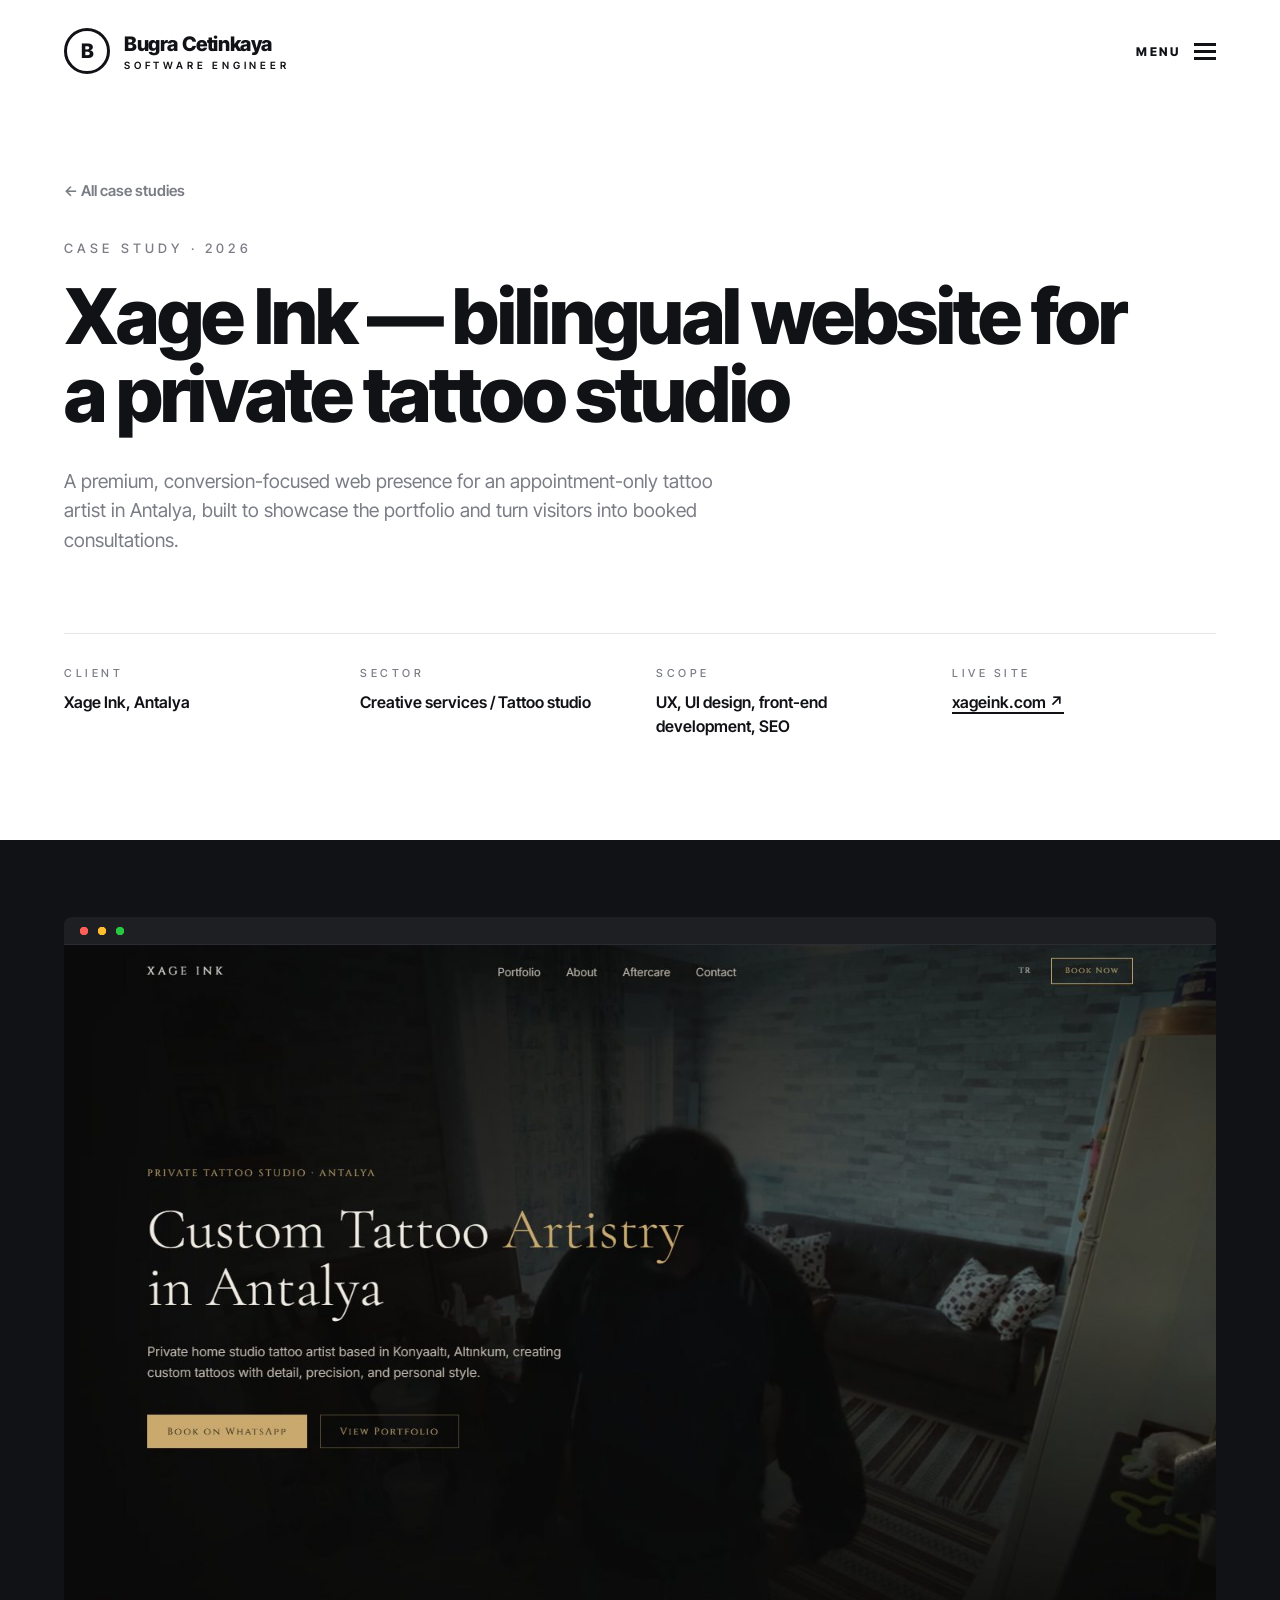
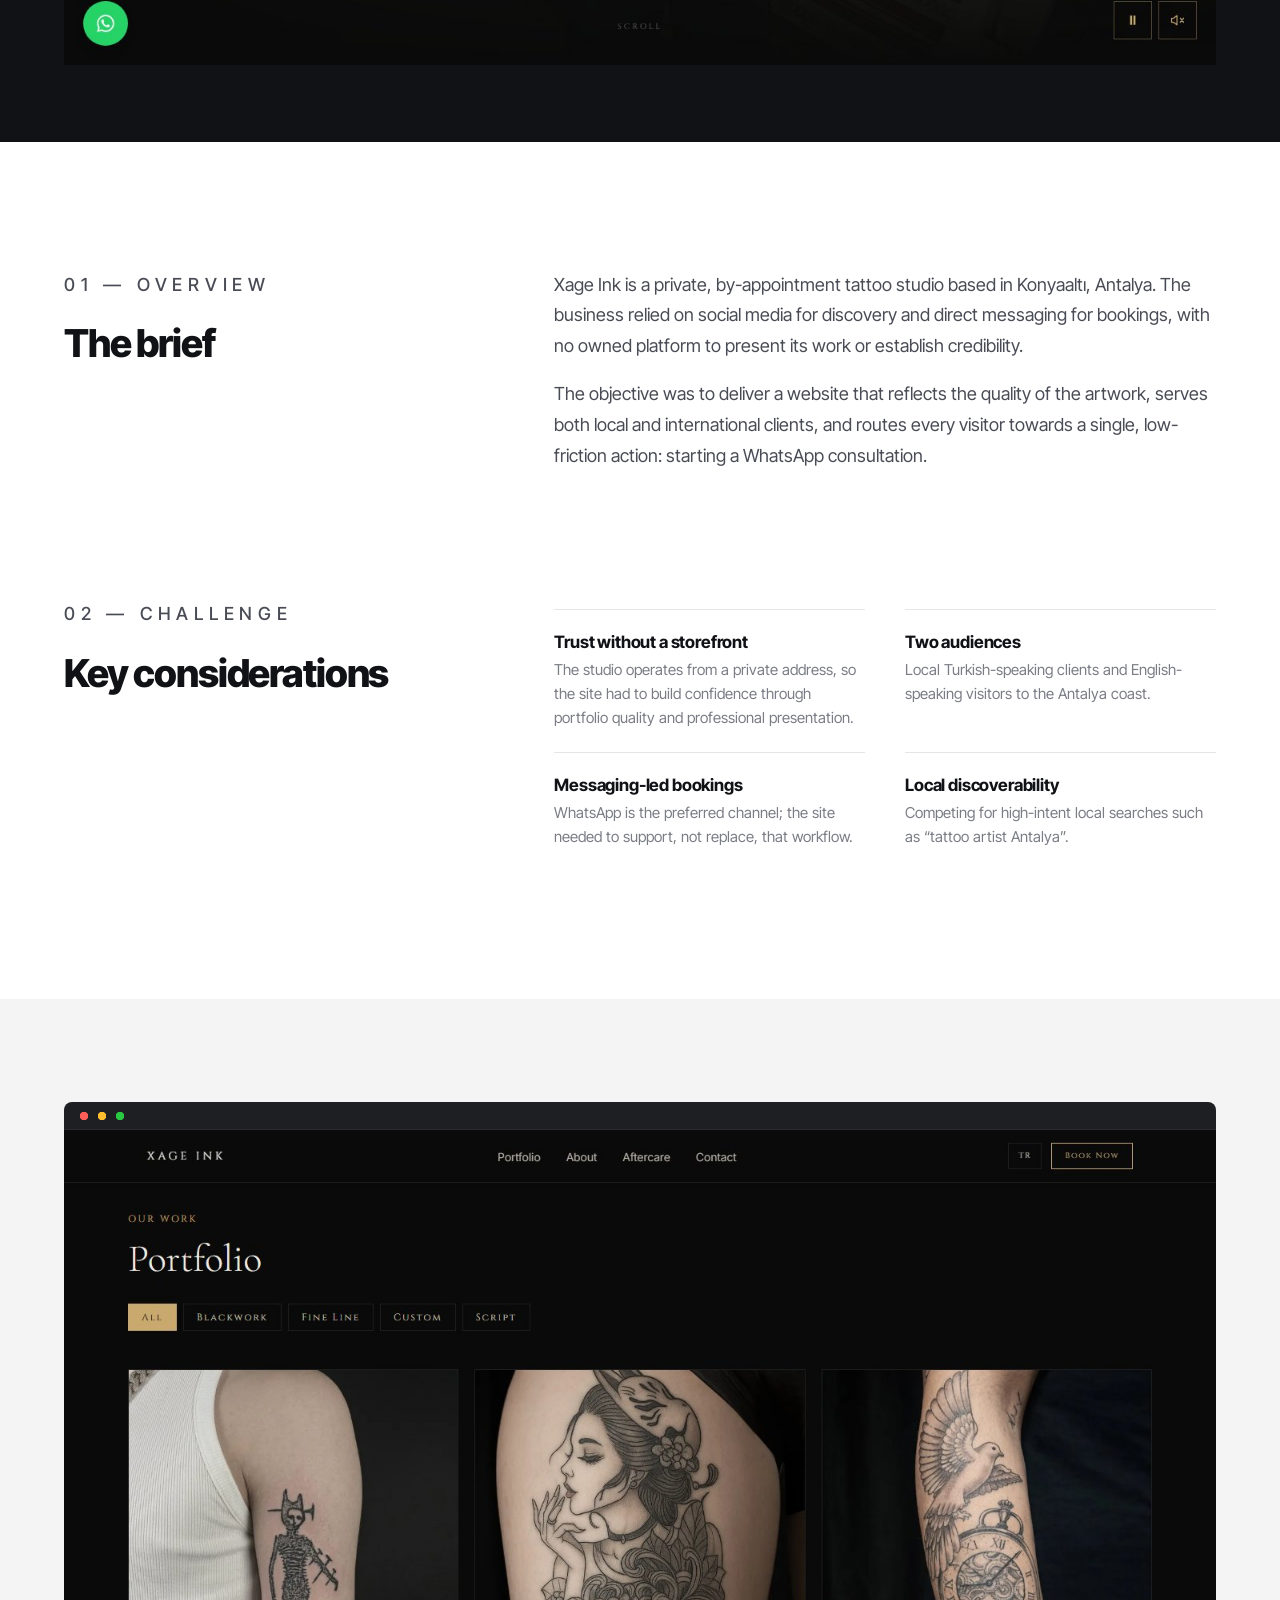
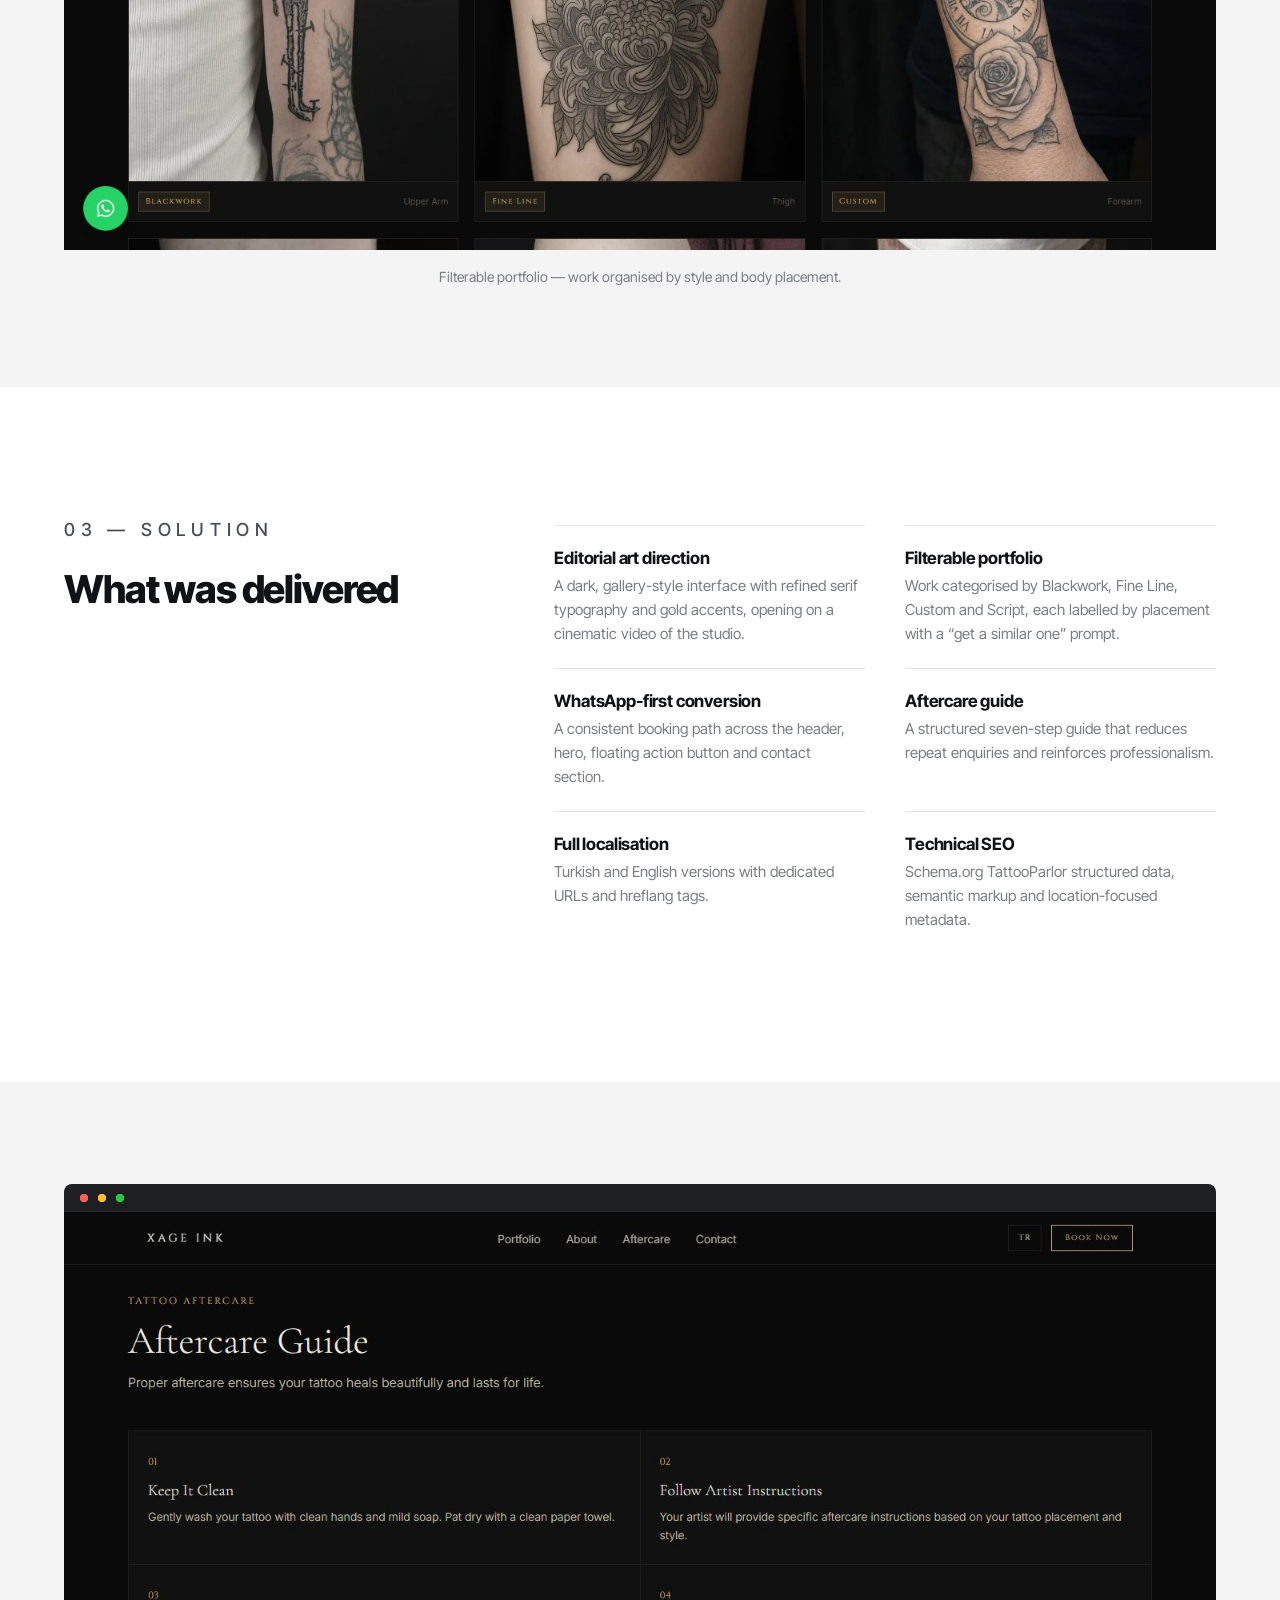
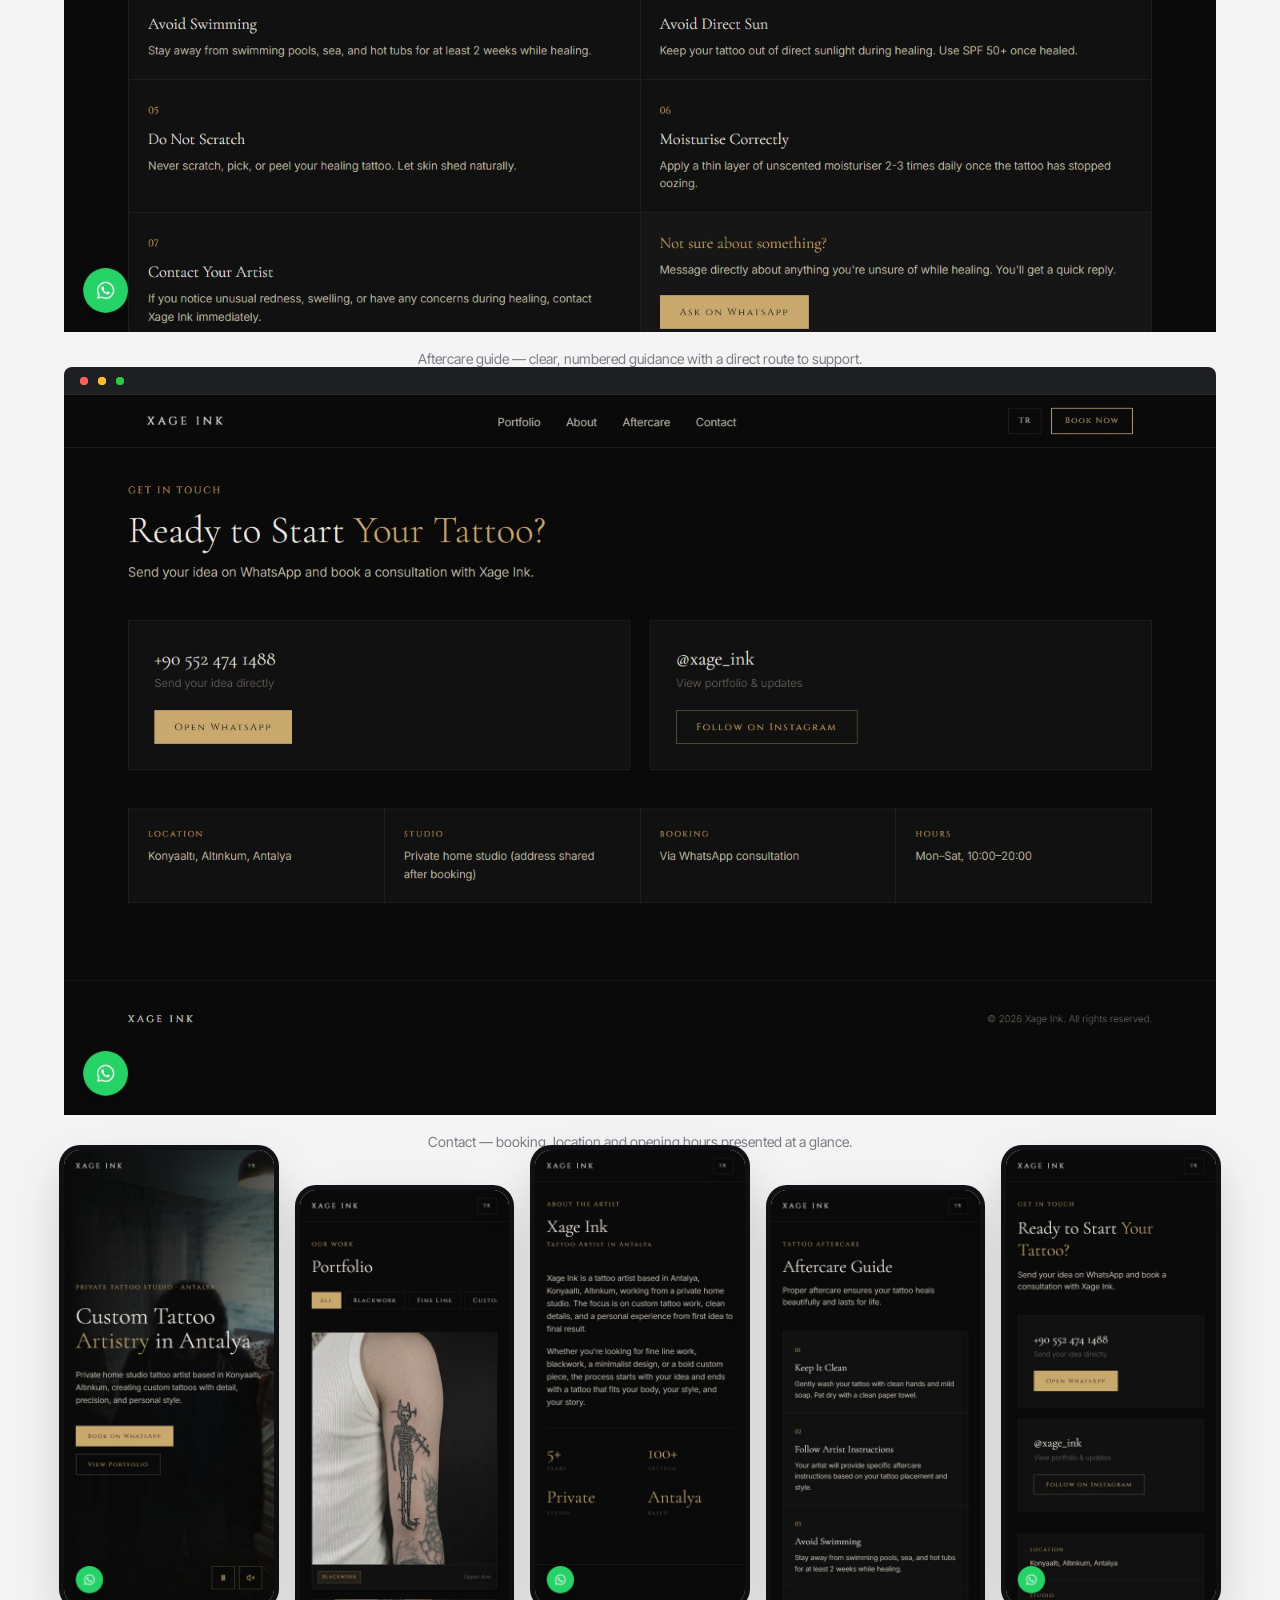
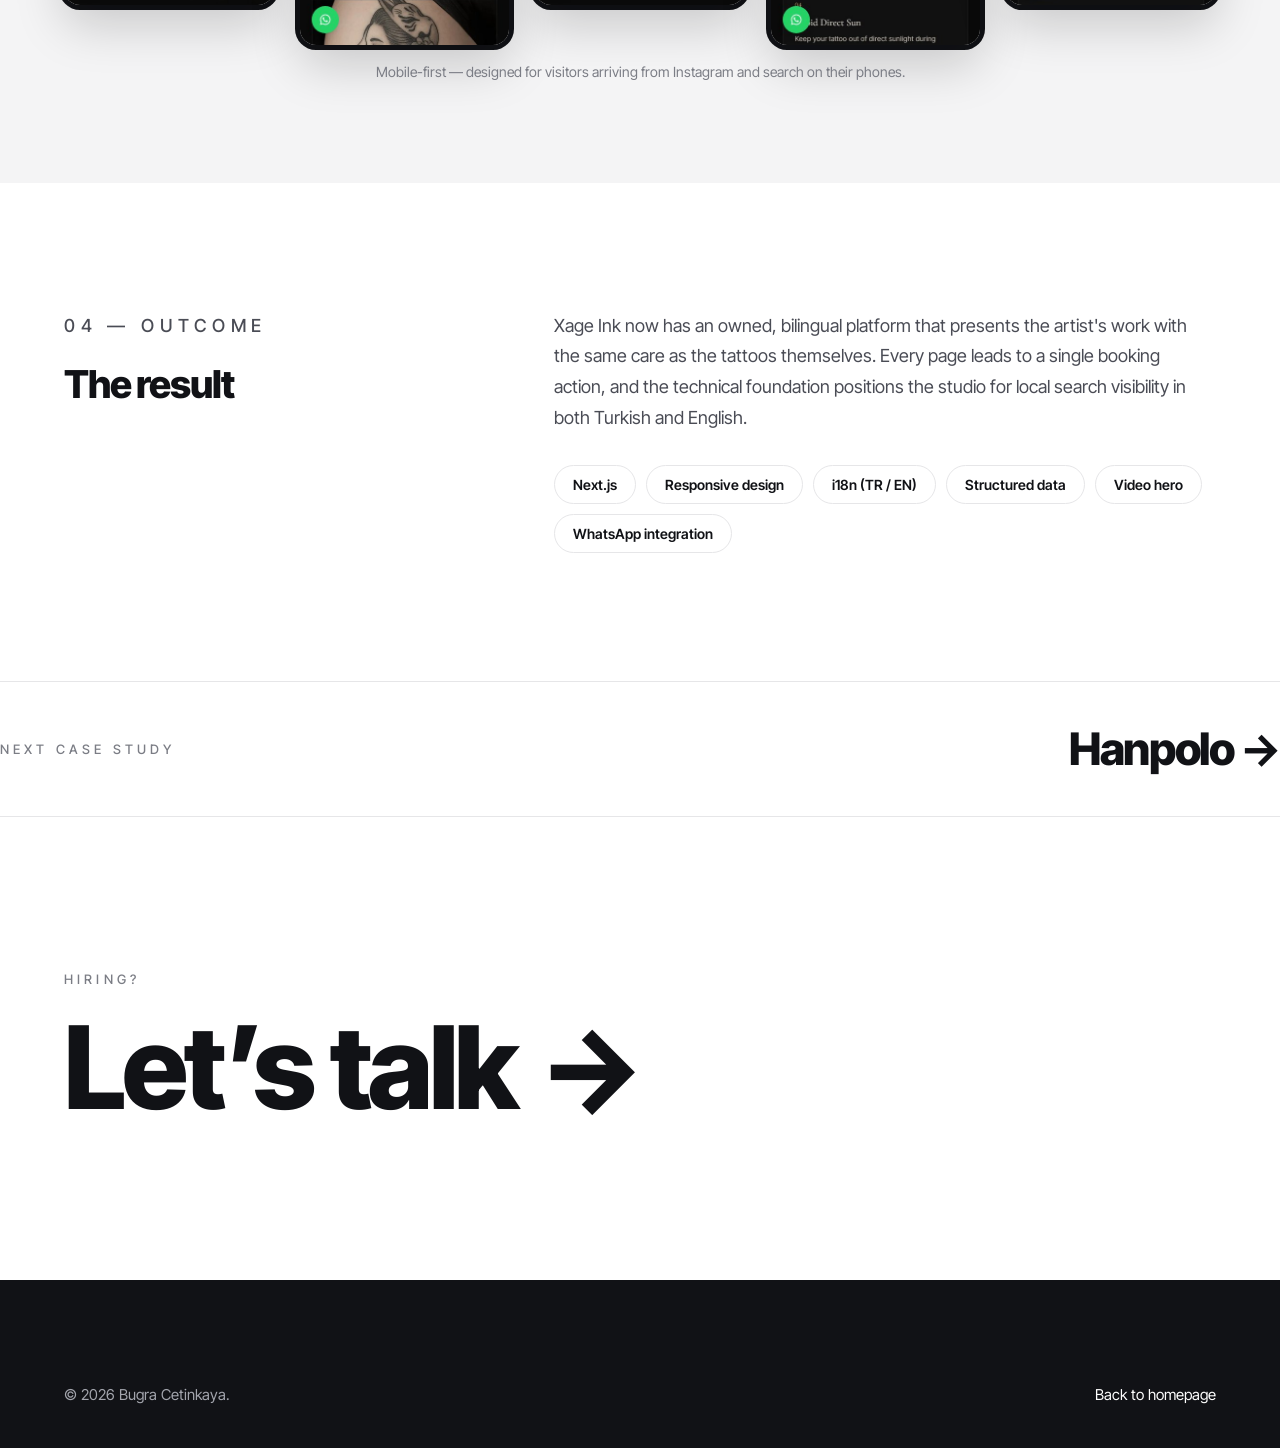
<file: projects/xage-ink.html>
<!DOCTYPE html>
<html lang="en">
<head>
  <meta charset="UTF-8">
  <meta name="viewport" content="width=device-width, initial-scale=1">
  <title>Xage Ink — Case Study | Bugra Cetinkaya, Software Engineer</title>
  <meta name="description" content="Case study: a bilingual, conversion-focused website for Xage Ink, a private tattoo studio in Antalya.">
  <link rel="preconnect" href="https://fonts.googleapis.com">
  <link rel="preconnect" href="https://fonts.gstatic.com" crossorigin>
  <link href="https://fonts.googleapis.com/css2?family=Inter+Tight:wght@400;500;600;800&display=swap" rel="stylesheet">
  <link rel="stylesheet" href="../css/style.css">
</head>
<body class="is-loading">

  <div class="loader" aria-hidden="true">
    <div class="loader__inner">
      <span class="eyebrow">Case study</span>
      <span class="loader__text">Xage Ink</span>
    </div>
  </div>

  <header class="site-header">
    <a href="../index.html" class="logo">
      <span class="logo__mark">B</span>
      <span class="logo__text">
        <strong>Bugra Cetinkaya</strong>
        <small>Software Engineer</small>
      </span>
    </a>
    <button class="menu-toggle" aria-expanded="false" aria-controls="menu">
      <span class="menu-toggle__label">Menu</span>
      <span class="menu-toggle__bars"><i></i><i></i><i></i></span>
    </button>
  </header>

  <nav class="menu" id="menu" aria-hidden="true">
    <ul class="menu__list">
      <li><a href="../index.html"><span>01</span>Home</a></li>
      <li><a href="../index.html#work"><span>02</span>Case studies</a></li>
      <li><a href="../index.html#about"><span>03</span>About</a></li>
      <li><a href="../index.html#contact"><span>04</span>Contact</a></li>
    </ul>
    <p class="menu__foot small">© <span class="year"></span> Bugra Cetinkaya · Software Engineer</p>
  </nav>

  <main>
    <!-- Intro -->
    <section class="cs-hero">
      <div class="wrapper">
        <a href="../index.html#work" class="cs-back reveal">← All case studies</a>
        <p class="eyebrow reveal">Case study · 2026</p>
        <h1 class="display reveal">Xage Ink — bilingual website for a private tattoo studio</h1>
        <p class="lead reveal">
          A premium, conversion-focused web presence for an appointment-only tattoo artist
          in Antalya, built to showcase the portfolio and turn visitors into booked consultations.
        </p>

        <div class="cs-meta reveal">
          <div><span class="eyebrow">Client</span><p>Xage Ink, Antalya</p></div>
          <div><span class="eyebrow">Sector</span><p>Creative services / Tattoo studio</p></div>
          <div><span class="eyebrow">Scope</span><p>UX, UI design, front-end development, SEO</p></div>
          <div><span class="eyebrow">Live site</span><p><a href="https://xageink.com" target="_blank" rel="noopener">xageink.com ↗</a></p></div>
        </div>
      </div>
    </section>

    <!-- Hero screenshot -->
    <section class="cs-shot">
      <div class="cs-frame reveal">
        <img src="../assets/projects/xage-ink/desk-hero.jpg" alt="Xage Ink homepage hero with video background">
      </div>
    </section>

    <!-- Overview -->
    <section class="cs-section">
      <div class="wrapper cs-row">
        <div class="reveal">
          <p class="eyebrow">01 — Overview</p>
          <h2>The brief</h2>
        </div>
        <div class="reveal">
          <p>
            Xage Ink is a private, by-appointment tattoo studio based in Konyaaltı, Antalya.
            The business relied on social media for discovery and direct messaging for bookings,
            with no owned platform to present its work or establish credibility.
          </p>
          <p>
            The objective was to deliver a website that reflects the quality of the artwork,
            serves both local and international clients, and routes every visitor towards a
            single, low-friction action: starting a WhatsApp consultation.
          </p>
        </div>
      </div>
    </section>

    <section class="cs-section">
      <div class="wrapper cs-row">
        <div class="reveal">
          <p class="eyebrow">02 — Challenge</p>
          <h2>Key considerations</h2>
        </div>
        <ul class="cs-list reveal">
          <li><strong>Trust without a storefront</strong><span>The studio operates from a private address, so the site had to build confidence through portfolio quality and professional presentation.</span></li>
          <li><strong>Two audiences</strong><span>Local Turkish-speaking clients and English-speaking visitors to the Antalya coast.</span></li>
          <li><strong>Messaging-led bookings</strong><span>WhatsApp is the preferred channel; the site needed to support, not replace, that workflow.</span></li>
          <li><strong>Local discoverability</strong><span>Competing for high-intent local searches such as “tattoo artist Antalya”.</span></li>
        </ul>
      </div>
    </section>

    <!-- Gallery 1 -->
    <section class="cs-gallery">
      <div class="wrapper">
        <figure class="reveal" style="margin:0">
          <div class="cs-frame"><img src="../assets/projects/xage-ink/desk-portfolio.jpg" alt="Filterable tattoo portfolio grid"></div>
          <figcaption class="cs-caption">Filterable portfolio — work organised by style and body placement.</figcaption>
        </figure>
      </div>
    </section>

    <section class="cs-section">
      <div class="wrapper cs-row">
        <div class="reveal">
          <p class="eyebrow">03 — Solution</p>
          <h2>What was delivered</h2>
        </div>
        <ul class="cs-list reveal">
          <li><strong>Editorial art direction</strong><span>A dark, gallery-style interface with refined serif typography and gold accents, opening on a cinematic video of the studio.</span></li>
          <li><strong>Filterable portfolio</strong><span>Work categorised by Blackwork, Fine Line, Custom and Script, each labelled by placement with a “get a similar one” prompt.</span></li>
          <li><strong>WhatsApp-first conversion</strong><span>A consistent booking path across the header, hero, floating action button and contact section.</span></li>
          <li><strong>Aftercare guide</strong><span>A structured seven-step guide that reduces repeat enquiries and reinforces professionalism.</span></li>
          <li><strong>Full localisation</strong><span>Turkish and English versions with dedicated URLs and hreflang tags.</span></li>
          <li><strong>Technical SEO</strong><span>Schema.org TattooParlor structured data, semantic markup and location-focused metadata.</span></li>
        </ul>
      </div>
    </section>

    <!-- Gallery 2 -->
    <section class="cs-gallery">
      <div class="wrapper">
        <figure class="reveal" style="margin:0">
          <div class="cs-frame"><img src="../assets/projects/xage-ink/desk-aftercare.jpg" alt="Aftercare guide section"></div>
          <figcaption class="cs-caption">Aftercare guide — clear, numbered guidance with a direct route to support.</figcaption>
        </figure>
        <figure class="reveal" style="margin:0">
          <div class="cs-frame"><img src="../assets/projects/xage-ink/desk-contact.jpg" alt="Contact and booking section"></div>
          <figcaption class="cs-caption">Contact — booking, location and opening hours presented at a glance.</figcaption>
        </figure>
        <figure class="reveal" style="margin:0">
          <div class="cs-phones">
            <img src="../assets/projects/xage-ink/mob-hero.jpg" alt="Mobile — hero">
            <img src="../assets/projects/xage-ink/mob-portfolio.jpg" alt="Mobile — portfolio">
            <img src="../assets/projects/xage-ink/mob-about.jpg" alt="Mobile — about">
            <img src="../assets/projects/xage-ink/mob-aftercare.jpg" alt="Mobile — aftercare">
            <img src="../assets/projects/xage-ink/mob-contact.jpg" alt="Mobile — contact">
          </div>
          <figcaption class="cs-caption">Mobile-first — designed for visitors arriving from Instagram and search on their phones.</figcaption>
        </figure>
      </div>
    </section>

    <section class="cs-section">
      <div class="wrapper cs-row">
        <div class="reveal">
          <p class="eyebrow">04 — Outcome</p>
          <h2>The result</h2>
        </div>
        <div class="reveal">
          <p>
            Xage Ink now has an owned, bilingual platform that presents the artist's work with the
            same care as the tattoos themselves. Every page leads to a single booking action,
            and the technical foundation positions the studio for local search visibility
            in both Turkish and English.
          </p>
          <ul class="cs-stack" style="margin-top:32px">
            <li>Next.js</li>
            <li>Responsive design</li>
            <li>i18n (TR / EN)</li>
            <li>Structured data</li>
            <li>Video hero</li>
            <li>WhatsApp integration</li>
          </ul>
        </div>
      </div>
    </section>

    <section>
      <div class="wrapper cs-nextproj reveal">
        <span class="eyebrow" style="margin:0">Next case study</span>
        <a href="hanpolo.html">Hanpolo <b>→</b></a>
      </div>
    </section>

    <!-- Next -->
    <section class="cs-next" id="contact">
      <div class="wrapper reveal">
        <p class="eyebrow">Hiring?</p>
        <h2 class="display display--xl">
          <a href="mailto:contact@bugracetinkaya.co.uk" class="cta__link">Let’s <span class="nowrap">talk<span class="arrow">→</span></span></a>
        </h2>
      </div>
    </section>
  </main>

  <footer class="site-footer">
    <div class="wrapper footer__bottom" style="margin-top:0;border-top:0;padding-top:0">
      <p class="small">© <span class="year"></span> Bugra Cetinkaya.</p>
      <p class="small"><a href="../index.html">Back to homepage</a></p>
    </div>
  </footer>

  <script src="../js/main.js"></script>
</body>
</html>
</file>
<file: css/style.css>
/* ============ Tokens ============ */
:root {
  --ink: #111216;
  --grey: #7b7d85;
  --light: #f4f4f5;
  --line: #e6e6e8;
  --white: #fff;
  --accent: #111216;
  --font: "Inter Tight", "Helvetica Neue", Helvetica, Arial, sans-serif;
  --gutter: clamp(24px, 5vw, 80px);
  --ease: cubic-bezier(.19, 1, .22, 1);
}

*, *::before, *::after { box-sizing: border-box; }
html { scroll-behavior: smooth; }
body {
  margin: 0;
  font-family: var(--font);
  color: var(--ink);
  background: var(--white);
  -webkit-font-smoothing: antialiased;
  overflow-x: hidden;
}
body.is-loading, body.menu-open { overflow: hidden; }
a { color: inherit; text-decoration: none; }
img { display: block; max-width: 100%; }
ul { list-style: none; margin: 0; padding: 0; }
h1, h2, h3, h4, p { margin: 0; }

.wrapper {
  width: 100%;
  max-width: 1440px;
  margin: 0 auto;
  padding: 0 var(--gutter);
}

/* ============ Type ============ */
.eyebrow {
  display: block;
  font-size: 13px;
  font-weight: 500;
  letter-spacing: .32em;
  text-transform: uppercase;
  color: var(--grey);
  margin-bottom: 22px;
}
.display {
  font-size: clamp(44px, 6vw, 88px);
  font-weight: 800;
  line-height: 1.02;
  letter-spacing: -.035em;
}
.display--m { font-size: clamp(36px, 4vw, 56px); }
.display--xl { font-size: clamp(52px, 9vw, 150px); }
.lead {
  font-size: clamp(18px, 1.5vw, 22px);
  line-height: 1.55;
  color: var(--grey);
  font-weight: 400;
}
.small { font-size: 13px; color: var(--grey); }
.heart { color: #e0245e; }
.nowrap { white-space: nowrap; }

.link-u {
  font-weight: 600;
  font-size: 17px;
  position: relative;
  padding-bottom: 4px;
}
.link-u::after {
  content: "";
  position: absolute; left: 0; right: 0; bottom: 0;
  height: 2px; background: currentColor;
  transform: scaleX(0); transform-origin: right;
  transition: transform .5s var(--ease);
}
.link-u:hover::after { transform: scaleX(1); transform-origin: left; }

/* ============ Loader ============ */
.loader {
  position: fixed; inset: 0; z-index: 200;
  background: var(--white);
  display: grid; place-items: center;
  transition: transform .9s var(--ease) .1s;
}
.loader__inner { text-align: center; }
.loader__inner .eyebrow { margin-bottom: 10px; }
.loader__text {
  font-size: 34px; font-weight: 800; letter-spacing: -.03em;
  animation: pulse 1.2s ease-in-out infinite;
}
body:not(.is-loading) .loader { transform: translateY(-100%); }
@keyframes pulse { 50% { opacity: .35; } }

/* ============ Header ============ */
.site-header {
  position: fixed; top: 0; left: 0; right: 0; z-index: 100;
  display: flex; justify-content: space-between; align-items: center;
  padding: 28px var(--gutter);
  transition: padding .4s var(--ease), background .4s, box-shadow .4s;
}
.site-header.is-scrolled {
  padding-top: 16px; padding-bottom: 16px;
  background: rgba(255,255,255,.92);
  backdrop-filter: blur(10px);
  box-shadow: 0 1px 0 var(--line);
}
.logo { display: flex; align-items: center; gap: 14px; }
.logo__mark {
  width: 46px; height: 46px; border-radius: 50%;
  border: 3px solid var(--ink);
  display: grid; place-items: center;
  font-weight: 800; font-size: 20px;
  transition: background .3s, color .3s;
}
.logo:hover .logo__mark { background: var(--ink); color: var(--white); }
.logo__text strong { display: block; font-size: 20px; font-weight: 800; letter-spacing: -.02em; }
.logo__text small {
  display: block; font-size: 10px; font-weight: 600;
  letter-spacing: .38em; text-transform: uppercase; margin-top: 3px;
}

.menu-toggle {
  display: flex; align-items: center; gap: 14px;
  background: none; border: 0; cursor: pointer; padding: 8px 0;
  font: inherit; color: var(--ink);
}
.menu-toggle__label { font-size: 12px; font-weight: 800; letter-spacing: .2em; text-transform: uppercase; }
.menu-toggle__bars { width: 22px; display: grid; gap: 4px; }
.menu-toggle__bars i {
  display: block; height: 3px; background: currentColor;
  transition: transform .4s var(--ease), opacity .3s, width .3s;
}
.menu-toggle:hover .menu-toggle__bars i:nth-child(2) { width: 70%; justify-self: end; }
.menu-open .menu-toggle { color: var(--white); }
.menu-open .menu-toggle__bars i:nth-child(1) { transform: translateY(7px) rotate(45deg); }
.menu-open .menu-toggle__bars i:nth-child(2) { opacity: 0; }
.menu-open .menu-toggle__bars i:nth-child(3) { transform: translateY(-7px) rotate(-45deg); }
.menu-open .site-header { background: transparent; box-shadow: none; }
.menu-open .logo { color: var(--white); }
.menu-open .logo__mark { border-color: var(--white); }

/* ============ Menu overlay ============ */
.menu {
  position: fixed; inset: 0; z-index: 90;
  background: var(--ink); color: var(--white);
  display: flex; flex-direction: column; justify-content: center;
  padding: 120px var(--gutter) 40px;
  clip-path: inset(0 0 100% 0);
  transition: clip-path .8s var(--ease);
}
.menu-open .menu { clip-path: inset(0 0 0 0); }
.menu__list li { overflow: hidden; }
.menu__list a {
  display: inline-flex; align-items: baseline; gap: 20px;
  font-size: clamp(40px, 7vw, 96px); font-weight: 800; letter-spacing: -.035em; line-height: 1.12;
  transform: translateY(110%);
  transition: transform .8s var(--ease), color .3s;
}
.menu__list a span { font-size: 14px; font-weight: 500; letter-spacing: .2em; color: var(--grey); }
.menu__list a:hover { color: var(--grey); }
.menu-open .menu__list a { transform: none; }
.menu-open .menu__list li:nth-child(2) a { transition-delay: .05s; }
.menu-open .menu__list li:nth-child(3) a { transition-delay: .1s; }
.menu-open .menu__list li:nth-child(4) a { transition-delay: .15s; }
.menu-open .menu__list li:nth-child(5) a { transition-delay: .2s; }
.menu__foot { margin-top: auto; padding-top: 40px; }

/* ============ Hero ============ */
.hero {
  position: relative;
  min-height: 100vh;
  display: flex; align-items: center;
  padding: 140px 0 120px;
  overflow: hidden;
}
.hero__bg-word {
  position: absolute; top: 90px; left: -1vw;
  font-size: 22vw; font-weight: 800; letter-spacing: -.06em; line-height: 1;
  color: #f3f3f4;
  white-space: nowrap; pointer-events: none; user-select: none;
  z-index: 0;
}
.hero__portrait {
  position: absolute; right: 0; bottom: 0; top: 0;
  width: 52%;
  z-index: 1;
  display: flex; align-items: flex-end; justify-content: center;
}
.hero__portrait img {
  height: 100%; width: 100%; object-fit: cover; object-position: center 12%;
  filter: grayscale(1) brightness(1.12) contrast(1.08);
  -webkit-mask-image: linear-gradient(to right, transparent 0, #000 22%);
          mask-image: linear-gradient(to right, transparent 0, #000 22%);
}
.hero__copy { position: relative; z-index: 2; }
.hero__copy .display { max-width: 10.5em; margin-bottom: 30px; }
.hero__copy .lead { max-width: 30em; margin-bottom: 36px; }
.hero__links { display: flex; align-items: center; gap: 18px; }
.hero__links span { color: var(--grey); font-size: 14px; }

.scroll-mouse {
  position: absolute; left: 50%; bottom: 36px; z-index: 3;
  width: 22px; height: 34px; margin-left: -11px;
  border: 2px solid var(--ink); border-radius: 12px;
}
.scroll-mouse span {
  position: absolute; left: 50%; top: 6px;
  width: 3px; height: 7px; margin-left: -1.5px; border-radius: 2px;
  background: var(--ink);
  animation: wheel 1.6s var(--ease) infinite;
}
@keyframes wheel { 0% { transform: translateY(0); opacity: 1; } 100% { transform: translateY(12px); opacity: 0; } }

/* ============ Projects ============ */
.projects { padding: clamp(80px, 12vw, 180px) 0 40px; }
.section-head { margin-bottom: clamp(48px, 7vw, 100px); }

.grid {
  display: grid;
  grid-template-columns: 1fr 1fr;
  column-gap: clamp(24px, 5vw, 80px);
  row-gap: clamp(40px, 6vw, 90px);
}
/* Staggered columns */
.grid > .tile:nth-child(even) { transform: translateY(clamp(60px, 12vw, 200px)); }
.grid > .tile.reveal:nth-child(even):not(.is-in) { transform: translateY(calc(clamp(60px, 12vw, 200px) + 60px)); }
.projects .grid { padding-bottom: clamp(60px, 12vw, 200px); }

.tile {
  position: relative; display: block; overflow: hidden;
  background: var(--bg);
  color: var(--white);
  aspect-ratio: 4 / 5;
}
.tile--wide { aspect-ratio: 5 / 4; }
.tile[data-theme="light"] { color: var(--ink); }

.tile__art {
  position: absolute; inset: 0;
  transition: transform 1.2s var(--ease);
}
.tile:hover .tile__art { transform: scale(1.05); }

.tile__copy {
  position: absolute; left: 0; right: 0; bottom: 0;
  padding: clamp(24px, 4vw, 56px);
  z-index: 2;
}
.tile[data-theme="dark"] .tile__copy { background: linear-gradient(to top, rgba(0,0,0,.92) 35%, transparent); padding-top: 120px; }
.tile[data-theme="light"] .tile__copy { background: linear-gradient(to top, rgba(255,255,255,.7), transparent); }
.tile__copy .eyebrow { color: inherit; opacity: .75; margin-bottom: 14px; }
.tile__copy h3 {
  font-size: clamp(24px, 2.6vw, 40px); font-weight: 800; letter-spacing: -.03em; line-height: 1.1;
  max-width: 13em; margin-bottom: 22px;
}
.more { display: inline-flex; gap: 10px; font-weight: 600; font-size: 15px; }
.more b { transition: transform .5s var(--ease); }
.tile:hover .more b { transform: translateX(8px); }

.badge {
  position: absolute; top: 28px; right: 28px; z-index: 3;
  width: 58px; height: 58px; border-radius: 50%;
  display: grid; place-items: center;
  font-style: normal; font-size: 11px; font-weight: 800; letter-spacing: .15em; text-transform: uppercase;
  background: var(--white); color: var(--ink);
}

/* Screenshot tiles */
.tile__art--phones {
  display: flex; justify-content: center; align-items: flex-start; gap: 5%;
  padding-top: 12%;
  background: radial-gradient(circle at 50% 30%, rgba(201,166,107,.22), transparent 60%);
}
.tile__art--phones img {
  width: 38%; border-radius: 18px;
  box-shadow: 0 30px 60px rgba(0,0,0,.6), 0 0 0 6px #1d1d1f;
}
.tile__art--phones img:nth-child(2) { margin-top: 14%; }
.tile--navy .tile__art--phones { background: radial-gradient(circle at 50% 30%, rgba(255,178,36,.25), transparent 60%); }
.tile--navy .tile__art--phones img { box-shadow: 0 30px 60px rgba(0,0,0,.45), 0 0 0 6px #0b1a45; }
.tile--navy[data-theme="dark"] .tile__copy { background: linear-gradient(to top, rgba(9,20,56,.95) 35%, transparent); }
.tile--indigo .tile__art--phones { background: radial-gradient(circle at 50% 30%, rgba(91,99,211,.28), transparent 60%); }
.tile--indigo .tile__art--phones img { box-shadow: 0 30px 60px rgba(40,44,110,.28), 0 0 0 6px #fff; }
.tile--indigo[data-theme="light"] .tile__copy { background: linear-gradient(to top, rgba(232,234,251,.97) 40%, transparent); padding-top: 120px; }
.tile--next { outline: 1px dashed #cfcfd3; outline-offset: -1px; }
.tile__copy--center { top: 0; display: flex; flex-direction: column; justify-content: center; background: none !important; }
.tile--next h3 { color: var(--ink); }

/* Placeholder artwork (replace with your own images: .tile__art { background: url(...) center/cover }) */
.art-devices {
  background:
    radial-gradient(circle at 70% 35%, rgba(255,55,105,.35), transparent 40%),
    linear-gradient(135deg, transparent 38%, #26262b 38%, #26262b 62%, transparent 62%) 50% 30% / 70% 40% no-repeat,
    linear-gradient(#1b1b1f, #1b1b1f) 25% 25% / 40% 26% no-repeat,
    linear-gradient(#ff3769, #ff3769) 62% 20% / 14% 4% no-repeat,
    linear-gradient(#2e2e34, #2e2e34) 75% 38% / 18% 30% no-repeat;
}
.art-shop {
  background:
    linear-gradient(#fff, #fff) 50% 22% / 62% 5% no-repeat,
    linear-gradient(#e9d7b9, #e9d7b9) 30% 36% / 28% 26% no-repeat,
    linear-gradient(#9fb0d6, #9fb0d6) 70% 36% / 28% 26% no-repeat,
    linear-gradient(#2b3858, #2b3858) 50% 30% / 72% 50% no-repeat;
}
.art-landing {
  background:
    linear-gradient(#111, #111) 30% 20% / 44% 6% no-repeat,
    linear-gradient(#bdbdbd, #bdbdbd) 26% 30% / 36% 2% no-repeat,
    linear-gradient(#bdbdbd, #bdbdbd) 24% 34% / 32% 2% no-repeat,
    linear-gradient(#c7c7c7, #9c9c9c) 78% 26% / 32% 30% no-repeat,
    linear-gradient(#fff, #fff) 50% 26% / 80% 42% no-repeat;
}
.art-dashboard {
  background:
    linear-gradient(to top, #fff 60%, transparent 60%) 30% 34% / 5% 20% no-repeat,
    linear-gradient(to top, #fff 80%, transparent 80%) 38% 34% / 5% 20% no-repeat,
    linear-gradient(to top, #fff 45%, transparent 45%) 46% 34% / 5% 20% no-repeat,
    linear-gradient(to top, #fff 95%, transparent 95%) 54% 34% / 5% 20% no-repeat,
    linear-gradient(rgba(255,255,255,.18), rgba(255,255,255,.18)) 75% 30% / 22% 34% no-repeat,
    linear-gradient(#006d6b, #006d6b) 50% 28% / 76% 44% no-repeat;
}
.art-mobile {
  background:
    linear-gradient(#fff, #fff) 38% 30% / 22% 44% no-repeat,
    linear-gradient(#1b1b1b, #1b1b1b) 64% 24% / 22% 44% no-repeat,
    radial-gradient(circle at 50% 50%, rgba(255,255,255,.18), transparent 55%);
}
.art-brand {
  background:
    radial-gradient(circle, #1c1c1c 0 60%, transparent 61%) 50% 30% / 32% 26% no-repeat,
    linear-gradient(#d8c7ad, #d8c7ad) 22% 60% / 16% 10% no-repeat,
    linear-gradient(#b5543a, #b5543a) 42% 60% / 16% 10% no-repeat,
    linear-gradient(#2f3a2c, #2f3a2c) 62% 60% / 16% 10% no-repeat;
}
.art-photo {
  background:
    linear-gradient(170deg, transparent 55%, #6f7a80 55.2%, #4e585d 70%, transparent 70.2%),
    linear-gradient(150deg, transparent 45%, #9aa5ab 45.2%, #7d888d 75%, transparent 75.2%),
    linear-gradient(#cfd8dc, #eef1f2 60%);
}
.art-photo--alt {
  background:
    radial-gradient(circle at 70% 30%, #f6d7a7 0 8%, transparent 8.5%),
    linear-gradient(160deg, transparent 50%, #2f3437 50.2%),
    linear-gradient(#e8c9a1, #d59e7a 60%, #b27560);
}

/* ============ About ============ */
.about { padding: clamp(80px, 10vw, 160px) 0; background: var(--light); }
.about__grid { display: grid; grid-template-columns: 1.1fr 1fr; gap: clamp(40px, 6vw, 120px); align-items: end; }
.about__text .lead { margin-bottom: 36px; }
.services { display: grid; grid-template-columns: 1fr 1fr; gap: 0 32px; }
.services li {
  padding: 14px 0; border-top: 1px solid #d9d9dc;
  font-weight: 600; font-size: 16px;
}

/* ============ Latest ============ */
.latest { padding: clamp(80px, 10vw, 160px) 0; }
.latest__grid { display: grid; grid-template-columns: repeat(3, 1fr); gap: clamp(20px, 3vw, 48px); }
.post__img { aspect-ratio: 1; background: var(--bg); margin-bottom: 22px; transition: transform .8s var(--ease); }
.post:hover .post__img { transform: translateY(-6px); }
.post p { font-size: 16px; line-height: 1.6; color: var(--grey); margin-bottom: 14px; }
.post__meta { font-size: 13px; font-weight: 700; }

/* ============ CTA ============ */
.cta { padding: clamp(80px, 12vw, 200px) 0; border-top: 1px solid var(--line); }
.cta__link { display: inline-block; }
.cta__link .arrow {
  display: inline-block; margin-left: .2em;
  transition: transform .6s var(--ease);
}
.cta__link:hover .arrow { transform: translateX(.2em); }
.cta__link:hover { color: #3a3b42; }

/* ============ Footer ============ */
.site-footer { background: var(--ink); color: var(--white); padding: clamp(70px, 8vw, 120px) 0 40px; }
.footer__grid { display: grid; grid-template-columns: repeat(4, 1fr); gap: 40px; }
.site-footer h4 { font-size: 22px; font-weight: 800; letter-spacing: -.02em; line-height: 1.2; margin-bottom: 26px; }
.site-footer p, .site-footer li { font-size: 15px; line-height: 1.7; color: #a3a5ad; }
.site-footer p + p { margin-top: 14px; }
.site-footer a { color: var(--white); transition: color .3s; }
.site-footer a:hover, .site-footer a.muted { color: #a3a5ad; }
.status { display: flex; align-items: center; gap: 10px; }
.status i { width: 8px; height: 8px; border-radius: 50%; background: #3ddc84; box-shadow: 0 0 0 4px rgba(61,220,132,.2); }
.footer__bottom {
  display: flex; justify-content: space-between; gap: 20px;
  margin-top: 80px; padding-top: 28px; border-top: 1px solid #2a2b31;
}

/* ============ Reveal animations ============ */
.reveal { opacity: 0; transform: translateY(60px); transition: opacity 1s var(--ease), transform 1.2s var(--ease); }
.reveal.is-in { opacity: 1; transform: none; }
@media (prefers-reduced-motion: reduce) {
  .reveal, .grid > .tile:nth-child(even) { transition: none; }
  .reveal { opacity: 1; transform: none; }
  html { scroll-behavior: auto; }
}

/* ============ Responsive ============ */
@media (max-width: 1024px) {
  .hero__portrait { width: 60%; opacity: .35; }
  .about__grid { grid-template-columns: 1fr; }
  .footer__grid { grid-template-columns: 1fr 1fr; }
}
@media (max-width: 720px) {
  .logo__text small { letter-spacing: .25em; }
  .menu-toggle__label { display: none; }
  .hero { align-items: flex-end; }
  .hero__portrait { width: 100%; height: 50%; top: 84px; bottom: auto; opacity: 1; }
  .hero__portrait img {
    -webkit-mask-image: linear-gradient(to bottom, #000 50%, transparent 100%);
            mask-image: linear-gradient(to bottom, #000 50%, transparent 100%);
  }
  .hero { padding-top: 45vh; }
  .scroll-mouse { display: none; }
  .grid { grid-template-columns: 1fr; }
  .grid > .tile:nth-child(even),
  .grid > .tile.reveal:nth-child(even).is-in { transform: none; }
  .projects .grid { padding-bottom: 0; }
  .latest__grid { grid-template-columns: 1fr; }
  .services { grid-template-columns: 1fr; }
  .footer__grid { grid-template-columns: 1fr; }
  .footer__bottom { flex-direction: column; }
}

/* ============ Case study page ============ */
.cs-hero { padding: 180px 0 clamp(60px, 8vw, 110px); }
.cs-hero .display { max-width: 14em; margin-bottom: 32px; }
.cs-hero .lead { max-width: 36em; }
.cs-back { display: inline-block; margin-bottom: 40px; font-weight: 600; font-size: 15px; color: var(--grey); transition: color .3s; }
.cs-back:hover { color: var(--ink); }

.cs-meta {
  display: grid; grid-template-columns: repeat(4, 1fr); gap: 32px;
  margin-top: clamp(48px, 6vw, 80px); padding-top: 32px; border-top: 1px solid var(--line);
}
.cs-meta .eyebrow { font-size: 11px; margin-bottom: 10px; }
.cs-meta p { font-size: 16px; font-weight: 600; line-height: 1.5; }
.cs-meta a { border-bottom: 2px solid currentColor; }

.cs-shot {
  background: var(--ink);
  padding: clamp(32px, 6vw, 100px) var(--gutter);
}
.cs-shot img, .cs-frame img {
  width: 100%; max-width: 1280px; margin: 0 auto;
  box-shadow: 0 40px 80px rgba(0,0,0,.35);
}
.cs-frame { position: relative; max-width: 1280px; margin: 0 auto; }
.cs-frame::before {
  content: ""; display: block; height: 28px; border-radius: 8px 8px 0 0;
  background: #1e1f23 radial-gradient(circle, #ff5f57 0 4px, transparent 4.5px) 14px 50% / 12px 12px no-repeat;
  box-shadow: inset 0 -1px 0 #2b2c31;
}
.cs-frame::after {
  content: ""; position: absolute; top: 10px; left: 32px; width: 32px; height: 8px;
  background: radial-gradient(circle, #febc2e 0 4px, transparent 4.5px) 0 50% / 12px 8px no-repeat,
              radial-gradient(circle, #28c840 0 4px, transparent 4.5px) 18px 50% / 12px 8px no-repeat;
}
.cs-frame img { box-shadow: none; }

.cs-section { padding: clamp(80px, 10vw, 150px) 0; }
.cs-section + .cs-section { padding-top: 0; }
.cs-row { display: grid; grid-template-columns: 1fr 1.6fr; gap: clamp(32px, 6vw, 120px); }
.cs-row h2 { font-size: clamp(30px, 3vw, 44px); font-weight: 800; letter-spacing: -.03em; line-height: 1.1; }
.cs-row p { font-size: 18px; line-height: 1.7; color: #4a4c55; }
.cs-row p + p { margin-top: 18px; }

.cs-list { display: grid; grid-template-columns: 1fr 1fr; gap: 0 40px; margin-top: 10px; }
.cs-list li { padding: 22px 0; border-top: 1px solid var(--line); }
.cs-list strong { display: block; font-size: 17px; margin-bottom: 6px; letter-spacing: -.01em; }
.cs-list span { font-size: 15px; line-height: 1.6; color: var(--grey); }

.cs-gallery { background: var(--light); padding: clamp(60px, 8vw, 120px) 0; }
.cs-gallery .wrapper > * + * { margin-top: clamp(40px, 5vw, 80px); }
.cs-caption { margin-top: 18px; font-size: 14px; color: var(--grey); text-align: center; }

.cs-phones {
  display: grid; grid-template-columns: repeat(5, 1fr); gap: clamp(12px, 2vw, 28px);
  align-items: start;
}
.cs-phones img {
  width: 100%; border-radius: 16px;
  box-shadow: 0 20px 50px rgba(0,0,0,.18), 0 0 0 5px #111216;
}
.cs-phones img:nth-child(even) { margin-top: 40px; }

.cs-stack { display: flex; flex-wrap: wrap; gap: 10px; }
.cs-stack li { padding: 10px 18px; border: 1px solid var(--line); border-radius: 40px; font-size: 14px; font-weight: 600; }

.cs-next { padding: clamp(80px, 12vw, 180px) 0; border-top: 1px solid var(--line); }

.site-header--solid { background: rgba(255,255,255,.92); }

@media (max-width: 1024px) {
  .cs-meta { grid-template-columns: 1fr 1fr; }
  .cs-row { grid-template-columns: 1fr; }
}
@media (max-width: 720px) {
  .cs-hero { padding-top: 140px; }
  .cs-list { grid-template-columns: 1fr; }
  .cs-phones { grid-template-columns: repeat(2, 1fr); }
  .cs-phones img:nth-child(n+5) { display: none; }
}

.cs-nextproj { display: flex; justify-content: space-between; align-items: center; gap: 24px; padding: 40px 0; border-top: 1px solid var(--line); }
.cs-nextproj a { font-size: clamp(28px, 3.5vw, 52px); font-weight: 800; letter-spacing: -.03em; }
.cs-nextproj a b { display: inline-block; transition: transform .6s var(--ease); }
.cs-nextproj a:hover b { transform: translateX(10px); }

.cs-duo { display: grid; grid-template-columns: 1fr 1fr; gap: clamp(20px, 3vw, 40px); }
@media (max-width: 720px) { .cs-duo { grid-template-columns: 1fr; } }

.footer__bottom p + p { margin-top: 0; }
</file>
